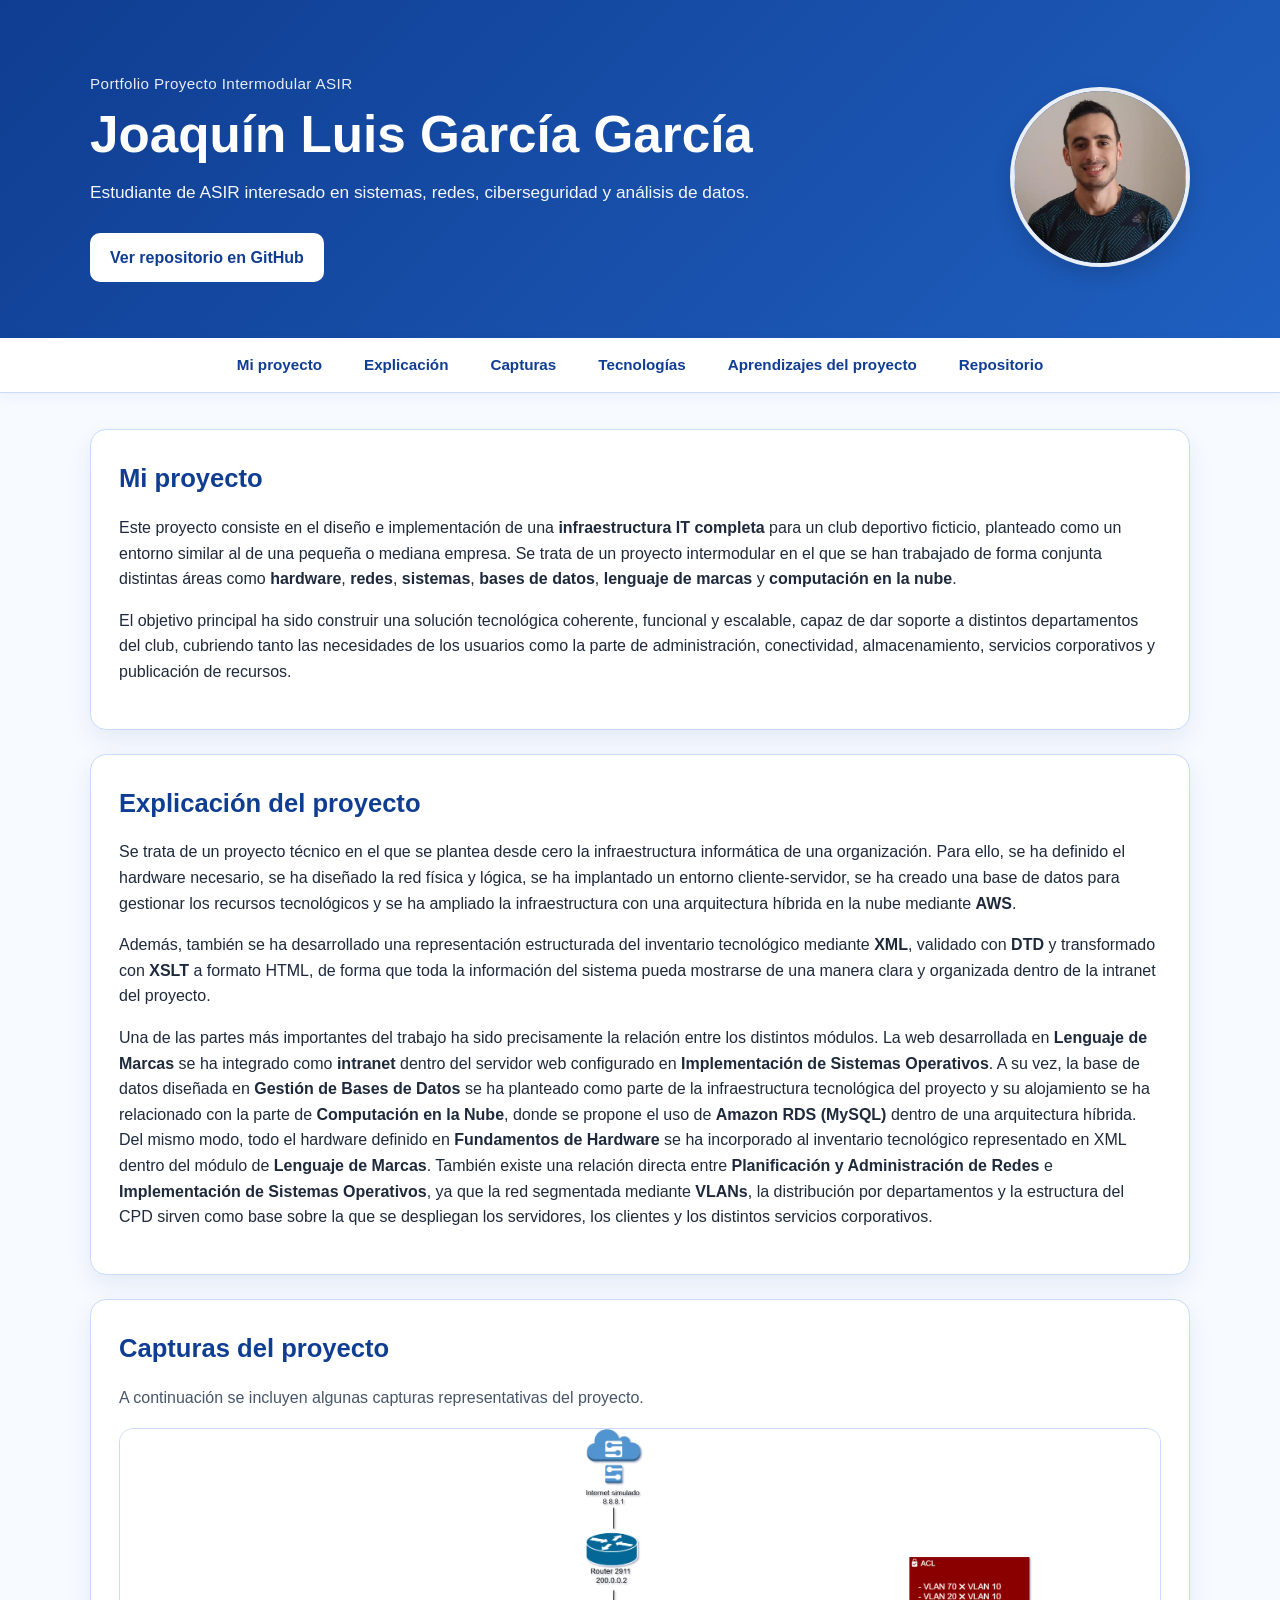
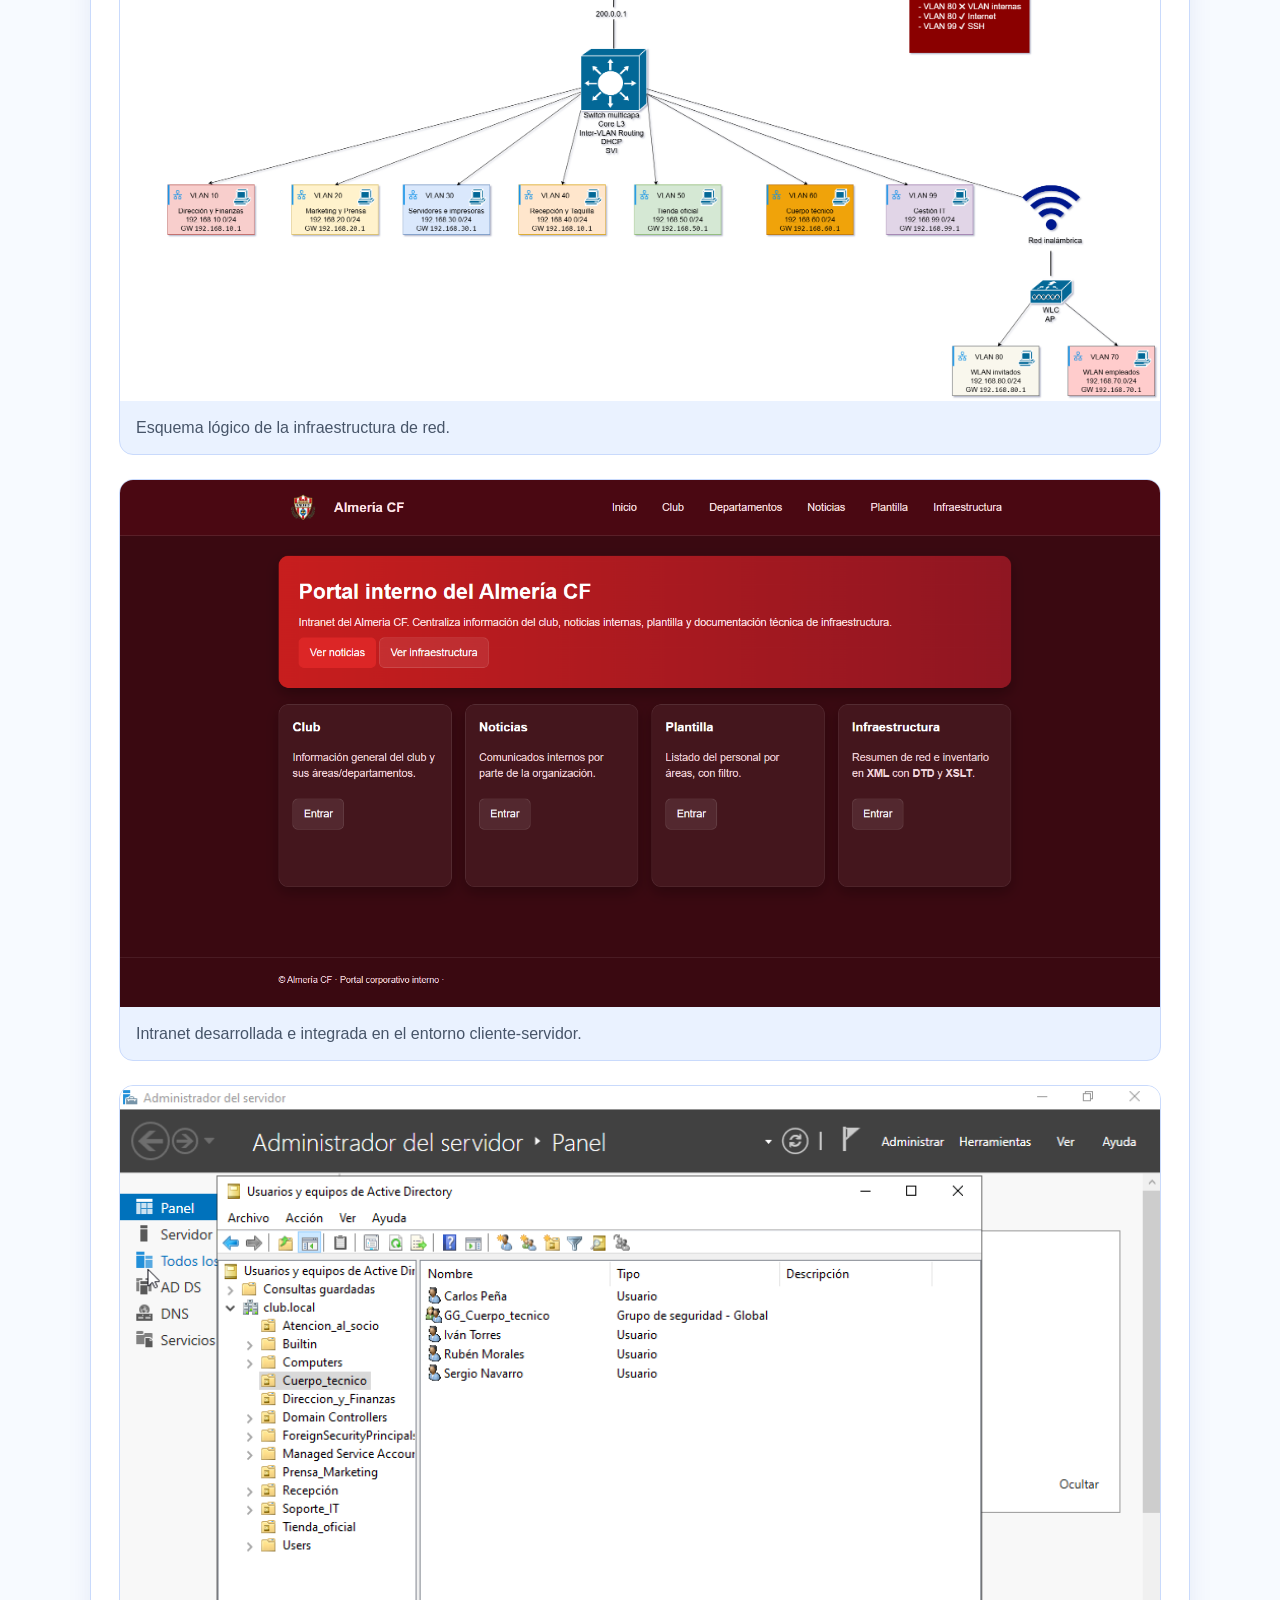
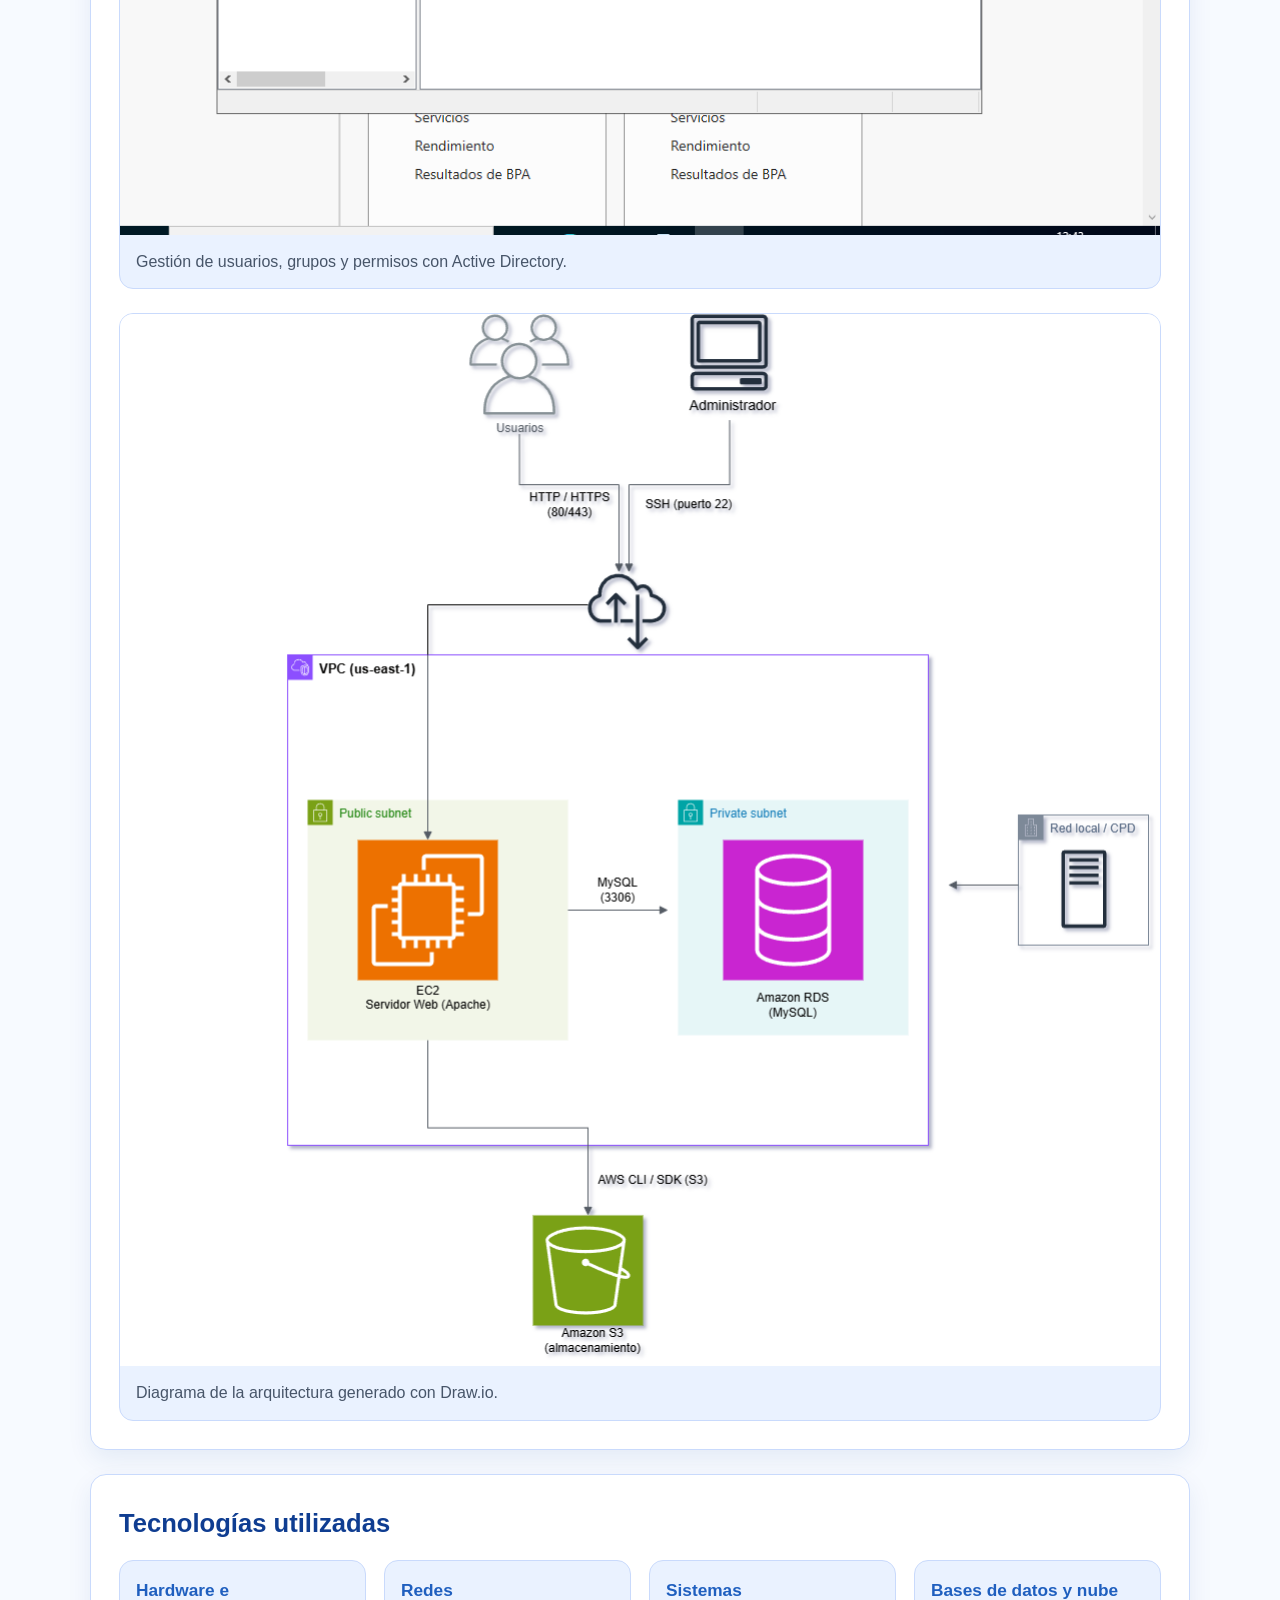
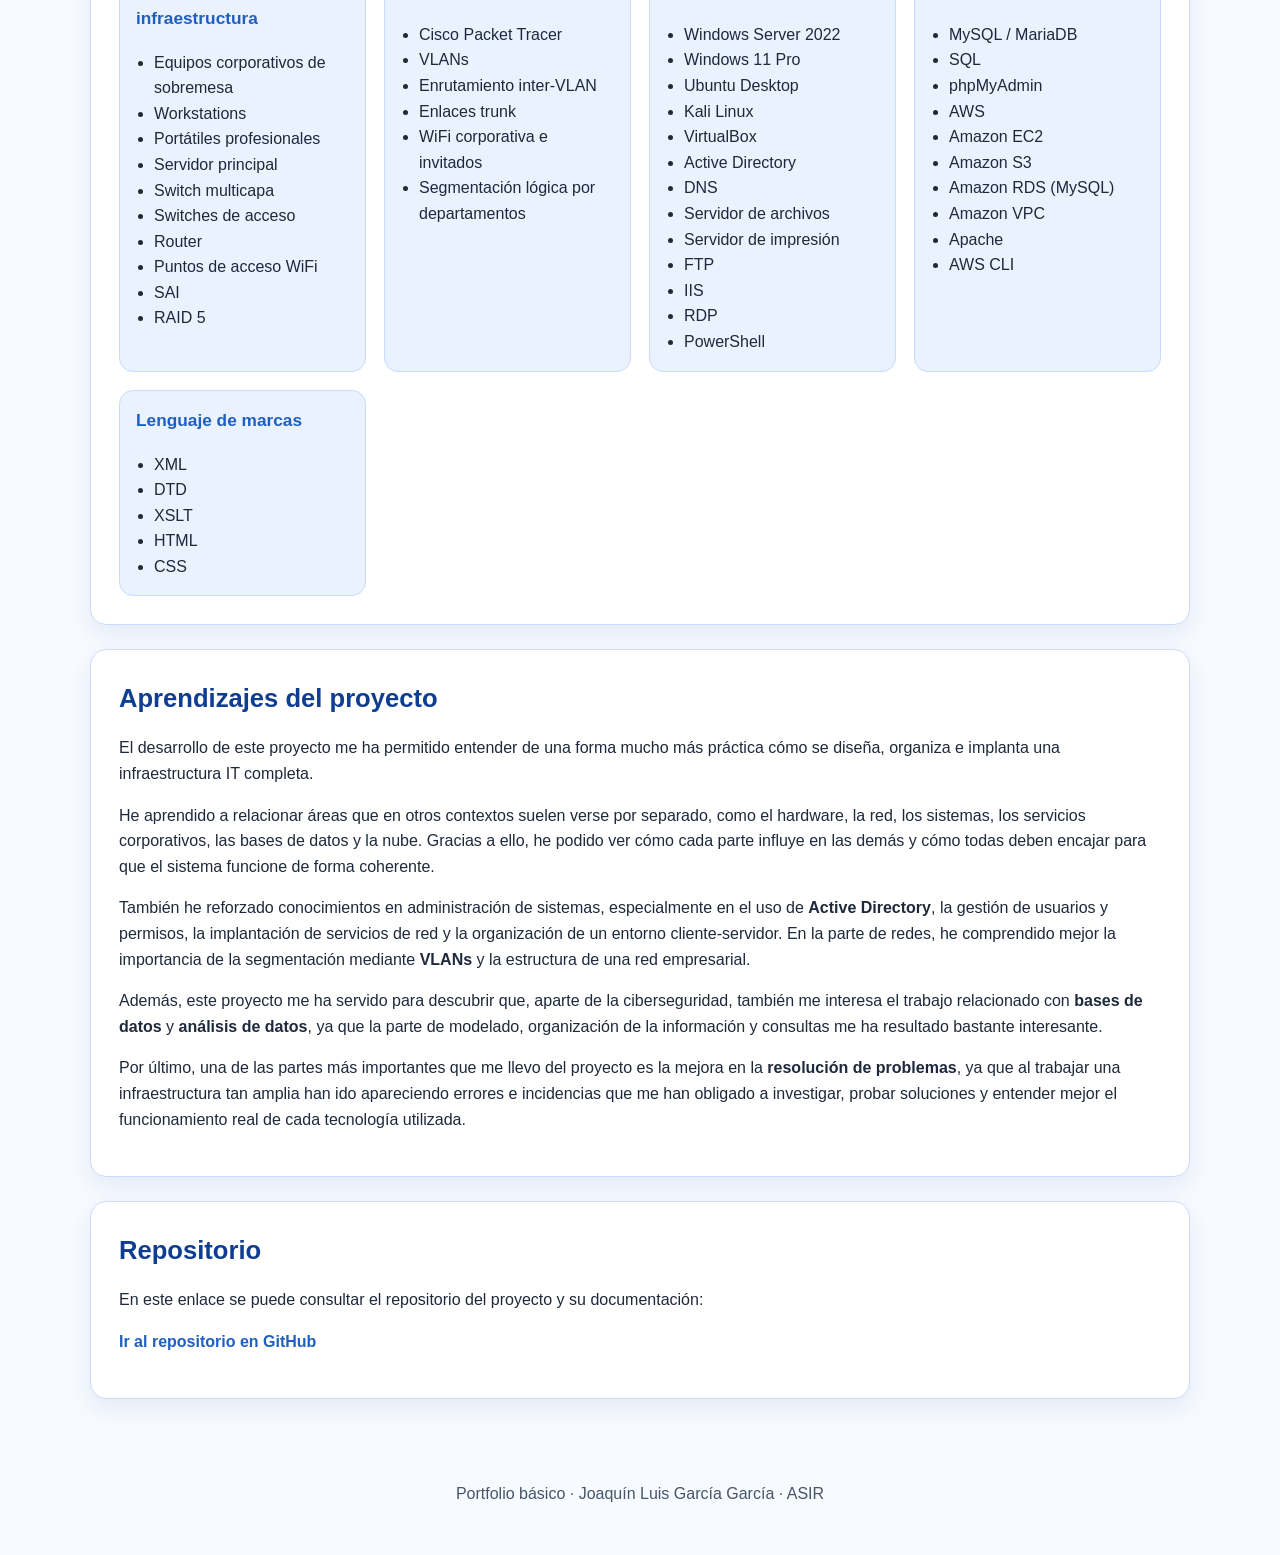
<file: docs/Itinerario-personal-empleabilidad/portfolio/index.html>
<!DOCTYPE html>
<html lang="es">
<head>
  <meta charset="UTF-8" />
  <meta name="viewport" content="width=device-width, initial-scale=1.0" />
  <title>Portfolio | Joaquín Luis García García</title>
  <link rel="icon" type="image/png" href="capturas/favicon.png">
  <link rel="stylesheet" href="styles.css" />
</head>
<body>
<header class="hero">
  <div class="container hero-content">
    <div class="hero-text">
      <p class="eyebrow">Portfolio Proyecto Intermodular ASIR</p>
      <h1>Joaquín Luis García García</h1>
      <p class="subtitle">
        Estudiante de ASIR interesado en sistemas, redes, ciberseguridad
        y análisis de datos.
      </p>
      <a class="button" href="https://github.com/Joaquin7gg/proyecto-intermodular/" target="_blank" rel="noopener noreferrer">
        Ver repositorio en GitHub
      </a>
    </div>

    <div class="hero-photo">
      <img src="capturas/joaquin.jpg" alt="Foto de Joaquín Luis García García" />
    </div>
  </div>
</header>

<nav class="section-nav">
  <div class="container">
    <ul>
      <li><a href="#proyecto">Mi proyecto</a></li>
      <li><a href="#explicacion">Explicación</a></li>
      <li><a href="#capturas">Capturas</a></li>
      <li><a href="#tecnologias">Tecnologías</a></li>
      <li><a href="#aprendizajes">Aprendizajes del proyecto</a></li>
      <li><a href="#repositorio">Repositorio</a></li>
    </ul>
  </div>
</nav>

  <main class="container">
    <section class="card" id="proyecto">
      <h2>Mi proyecto</h2>
      <p>
        Este proyecto consiste en el diseño e implementación de una
        <strong>infraestructura IT completa</strong> para un club deportivo ficticio,
        planteado como un entorno similar al de una pequeña o mediana empresa.
        Se trata de un proyecto intermodular en el que se han trabajado de forma conjunta
        distintas áreas como <strong>hardware</strong>, <strong>redes</strong>,
        <strong>sistemas</strong>, <strong>bases de datos</strong>,
        <strong>lenguaje de marcas</strong> y <strong>computación en la nube</strong>.
      </p>
      <p>
        El objetivo principal ha sido construir una solución tecnológica coherente,
        funcional y escalable, capaz de dar soporte a distintos departamentos del club,
        cubriendo tanto las necesidades de los usuarios como la parte de administración,
        conectividad, almacenamiento, servicios corporativos y publicación de recursos.
      </p>
    </section>

    <section class="card" id="explicacion">
      <h2>Explicación del proyecto</h2>
      <p>
        Se trata de un proyecto técnico en el que se plantea desde cero la infraestructura
        informática de una organización. Para ello, se ha definido el hardware necesario,
        se ha diseñado la red física y lógica, se ha implantado un entorno cliente-servidor,
        se ha creado una base de datos para gestionar los recursos tecnológicos y se ha
        ampliado la infraestructura con una arquitectura híbrida en la nube mediante
        <strong>AWS</strong>.
      </p>
      <p>
        Además, también se ha desarrollado una representación estructurada del inventario
        tecnológico mediante <strong>XML</strong>, validado con <strong>DTD</strong> y
        transformado con <strong>XSLT</strong> a formato HTML, de forma que toda la
        información del sistema pueda mostrarse de una manera clara y organizada dentro
        de la intranet del proyecto.
      </p>
      <p>
        Una de las partes más importantes del trabajo ha sido precisamente la relación
        entre los distintos módulos. La web desarrollada en <strong>Lenguaje de Marcas</strong>
        se ha integrado como <strong>intranet</strong> dentro del servidor web configurado
        en <strong>Implementación de Sistemas Operativos</strong>. A su vez, la base de
        datos diseñada en <strong>Gestión de Bases de Datos</strong> se ha planteado como
        parte de la infraestructura tecnológica del proyecto y su alojamiento se ha
        relacionado con la parte de <strong>Computación en la Nube</strong>, donde se
        propone el uso de <strong>Amazon RDS (MySQL)</strong> dentro de una arquitectura
        híbrida. Del mismo modo, todo el hardware definido en <strong>Fundamentos de Hardware</strong>
        se ha incorporado al inventario tecnológico representado en XML dentro del módulo
        de <strong>Lenguaje de Marcas</strong>. También existe una relación directa entre
        <strong>Planificación y Administración de Redes</strong> e
        <strong>Implementación de Sistemas Operativos</strong>, ya que la red segmentada
        mediante <strong>VLANs</strong>, la distribución por departamentos y la estructura
        del CPD sirven como base sobre la que se despliegan los servidores, los clientes
        y los distintos servicios corporativos.
      </p>
    </section>

    <section class="card" id="capturas">
      <h2>Capturas del proyecto</h2>
      <p class="section-text">
        A continuación se incluyen algunas capturas representativas del proyecto.
    </p>

      <div class="gallery">
        <figure class="gallery-item">
          <img src="capturas/esquema.png" alt="Esquema de red del proyecto" />
          <figcaption>Esquema lógico de la infraestructura de red.</figcaption>
        </figure>

        <figure class="gallery-item">
          <img src="capturas/intranet.png" alt="Intranet del proyecto" />
          <figcaption>Intranet desarrollada e integrada en el entorno cliente-servidor.</figcaption>
        </figure>

        <figure class="gallery-item">
          <img src="capturas/active-directory.png" alt="Configuración de Active Directory" />
          <figcaption>Gestión de usuarios, grupos y permisos con Active Directory.</figcaption>
        </figure>

        <figure class="gallery-item">
          <img src="capturas/aws.png" alt="Arquitectura cloud en AWS" />
          <figcaption>Diagrama de la arquitectura generado con Draw.io.</figcaption>
        </figure>
      </div>
    </section>

    <section class="card" id="tecnologias">
      <h2>Tecnologías utilizadas</h2>
      <div class="tech-grid">
        <div>
          <h3>Hardware e infraestructura</h3>
          <ul>
            <li>Equipos corporativos de sobremesa</li>
            <li>Workstations</li>
            <li>Portátiles profesionales</li>
            <li>Servidor principal</li>
            <li>Switch multicapa</li>
            <li>Switches de acceso</li>
            <li>Router</li>
            <li>Puntos de acceso WiFi</li>
            <li>SAI</li>
            <li>RAID 5</li>
          </ul>
        </div>

        <div>
          <h3>Redes</h3>
          <ul>
            <li>Cisco Packet Tracer</li>
            <li>VLANs</li>
            <li>Enrutamiento inter-VLAN</li>
            <li>Enlaces trunk</li>
            <li>WiFi corporativa e invitados</li>
            <li>Segmentación lógica por departamentos</li>
          </ul>
        </div>

        <div>
          <h3>Sistemas</h3>
          <ul>
            <li>Windows Server 2022</li>
            <li>Windows 11 Pro</li>
            <li>Ubuntu Desktop</li>
            <li>Kali Linux</li>
            <li>VirtualBox</li>
            <li>Active Directory</li>
            <li>DNS</li>
            <li>Servidor de archivos</li>
            <li>Servidor de impresión</li>
            <li>FTP</li>
            <li>IIS</li>
            <li>RDP</li>
            <li>PowerShell</li>
          </ul>
        </div>

        <div>
          <h3>Bases de datos y nube</h3>
          <ul>
            <li>MySQL / MariaDB</li>
            <li>SQL</li>
            <li>phpMyAdmin</li>
            <li>AWS</li>
            <li>Amazon EC2</li>
            <li>Amazon S3</li>
            <li>Amazon RDS (MySQL)</li>
            <li>Amazon VPC</li>
            <li>Apache</li>
            <li>AWS CLI</li>
          </ul>
        </div>

        <div>
          <h3>Lenguaje de marcas</h3>
          <ul>
            <li>XML</li>
            <li>DTD</li>
            <li>XSLT</li>
            <li>HTML</li>
            <li>CSS</li>
          </ul>
        </div>
      </div>
    </section>

    <section class="card" id="aprendizajes">
    <h2>Aprendizajes del proyecto</h2>
      <p>
        El desarrollo de este proyecto me ha permitido entender de una forma mucho más
        práctica cómo se diseña, organiza e implanta una infraestructura IT completa.
      </p>
      <p>
        He aprendido a relacionar áreas que en otros contextos suelen verse por separado,
        como el hardware, la red, los sistemas, los servicios corporativos, las bases de
        datos y la nube. Gracias a ello, he podido ver cómo cada parte influye en las demás
        y cómo todas deben encajar para que el sistema funcione de forma coherente.
      </p>
      <p>
        También he reforzado conocimientos en administración de sistemas, especialmente en
        el uso de <strong>Active Directory</strong>, la gestión de usuarios y permisos, la
        implantación de servicios de red y la organización de un entorno cliente-servidor.
        En la parte de redes, he comprendido mejor la importancia de la segmentación mediante
        <strong>VLANs</strong> y la estructura de una red empresarial.
      </p>
      <p>
        Además, este proyecto me ha servido para descubrir que, aparte de la ciberseguridad,
        también me interesa el trabajo relacionado con <strong>bases de datos</strong> y
        <strong>análisis de datos</strong>, ya que la parte de modelado, organización de la
        información y consultas me ha resultado bastante interesante.
      </p>
      <p>
        Por último, una de las partes más importantes que me llevo del proyecto es la mejora
        en la <strong>resolución de problemas</strong>, ya que al trabajar una infraestructura
        tan amplia han ido apareciendo errores e incidencias que me han obligado a investigar,
        probar soluciones y entender mejor el funcionamiento real de cada tecnología utilizada.
      </p>
    </section>

    <section class="card" id="repositorio">
      <h2>Repositorio</h2>
      <p>
        En este enlace se puede consultar el repositorio del proyecto y su documentación:
      </p>
      <p>
        <a class="repo-link" href="https://github.com/Joaquin7gg/proyecto-intermodular" target="_blank" rel="noopener noreferrer">
          Ir al repositorio en GitHub
        </a>
      </p>
         </section>
  </main>

  <footer class="footer">
    <div class="container">
      <p>Portfolio básico · Joaquín Luis García García · ASIR</p>
    </div>
  </footer>
  <div id="imageModal" class="image-modal">
  <span class="image-modal-close">&times;</span>
  <img class="image-modal-content" id="modalImg" alt="">
  <div class="image-modal-caption" id="modalCaption"></div>
</div>

<script>
  const modal = document.getElementById("imageModal");
  const modalImg = document.getElementById("modalImg");
  const modalCaption = document.getElementById("modalCaption");
  const closeBtn = document.querySelector(".image-modal-close");

  const galleryImages = document.querySelectorAll(".gallery-item img");

  galleryImages.forEach((img) => {
    img.style.cursor = "zoom-in";

    img.addEventListener("click", () => {
      modal.style.display = "flex";
      modalImg.src = img.src;
      modalImg.alt = img.alt;

      const caption = img.closest("figure")?.querySelector("figcaption");
      modalCaption.textContent = caption ? caption.textContent : img.alt;
    });
  });

  closeBtn.addEventListener("click", () => {
    modal.style.display = "none";
  });

  modal.addEventListener("click", (e) => {
    if (e.target === modal) {
      modal.style.display = "none";
    }
  });

  document.addEventListener("keydown", (e) => {
    if (e.key === "Escape") {
      modal.style.display = "none";
    }
  });
</script>
</body>
</html>
</file>
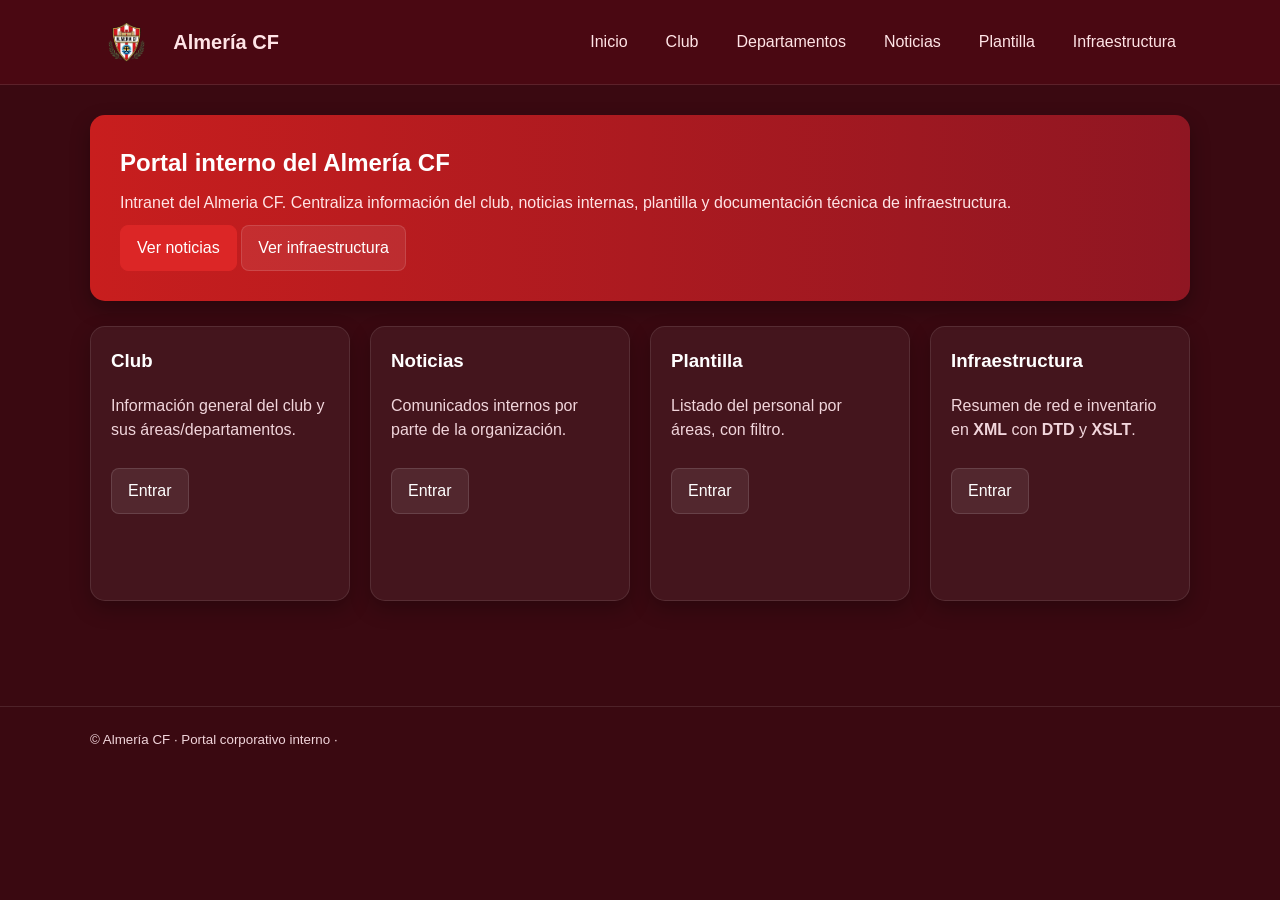
<file: docs/lenguaje-de-marcas/web/index.html>
<!doctype html>
<html lang="es">
<head>
  <meta charset="utf-8">
  <title>Almería CF · Portal</title>
  <meta name="viewport" content="width=device-width, initial-scale=1">

   <link rel="icon" type="image/png" href="../img/favicon.png">

  <link rel="stylesheet" href="../css/styles.css">
</head>
<body>

<header>
  <div class="contenedor barra-navegacion">
    <a class="marca-club" href="index.html">
      <img src="../img/escudo.png" alt="Escudo Almería CF">
      <span>Almería CF</span>
    </a>

<nav class="menu-principal">
  <a href="index.html">Inicio</a>
  <a href="club.html">Club</a>
  <a href="departamentos.html">Departamentos</a>
  <a href="noticias.html">Noticias</a>
  <a href="plantilla.html">Plantilla</a>
  <a href="infraestructura.html">Infraestructura</a>
</nav>
  </div>
</header>

<main class="contenedor">

  <section class="cabecera-seccion">
    <h1>Portal interno del Almería CF</h1>
    <p>
      Intranet del Almeria CF. Centraliza información del club,
      noticias internas, plantilla y documentación técnica de infraestructura.
    </p>

    <div class="acciones">
      <a class="boton boton-principal" href="noticias.html">Ver noticias</a>
      <a class="boton" href="infraestructura.html">Ver infraestructura</a>
    </div>
  </section>

  <section class="rejilla tarjetas">

    <article class="tarjeta">
      <h3>Club</h3>
      <p>Información general del club y sus áreas/departamentos.</p>
      <p class="accion-tarjeta"><a class="boton" href="club.html">Entrar</a></p>
    </article>

    <article class="tarjeta">
      <h3>Noticias</h3>
      <p>Comunicados internos por parte de la organización.</p>
      <p class="accion-tarjeta"><a class="boton" href="noticias.html">Entrar</a></p>
    </article>

    <article class="tarjeta">
      <h3>Plantilla</h3>
      <p>Listado del personal por áreas, con filtro.</p>
      <p class="accion-tarjeta"><a class="boton" href="plantilla.html">Entrar</a></p>
    </article>

    <article class="tarjeta">
      <h3>Infraestructura</h3>
      <p>Resumen de red e inventario en <strong>XML</strong> con <strong>DTD</strong> y <strong>XSLT</strong>.</p>
      <p class="accion-tarjeta"><a class="boton" href="infraestructura.html">Entrar</a></p>
    </article>

  </section>
</main>

<footer>
  <div class="contenedor pie-pagina">
    <small>© Almería CF · Portal corporativo interno · </small>
  </div>
</footer>

</body>
</html>
</file>
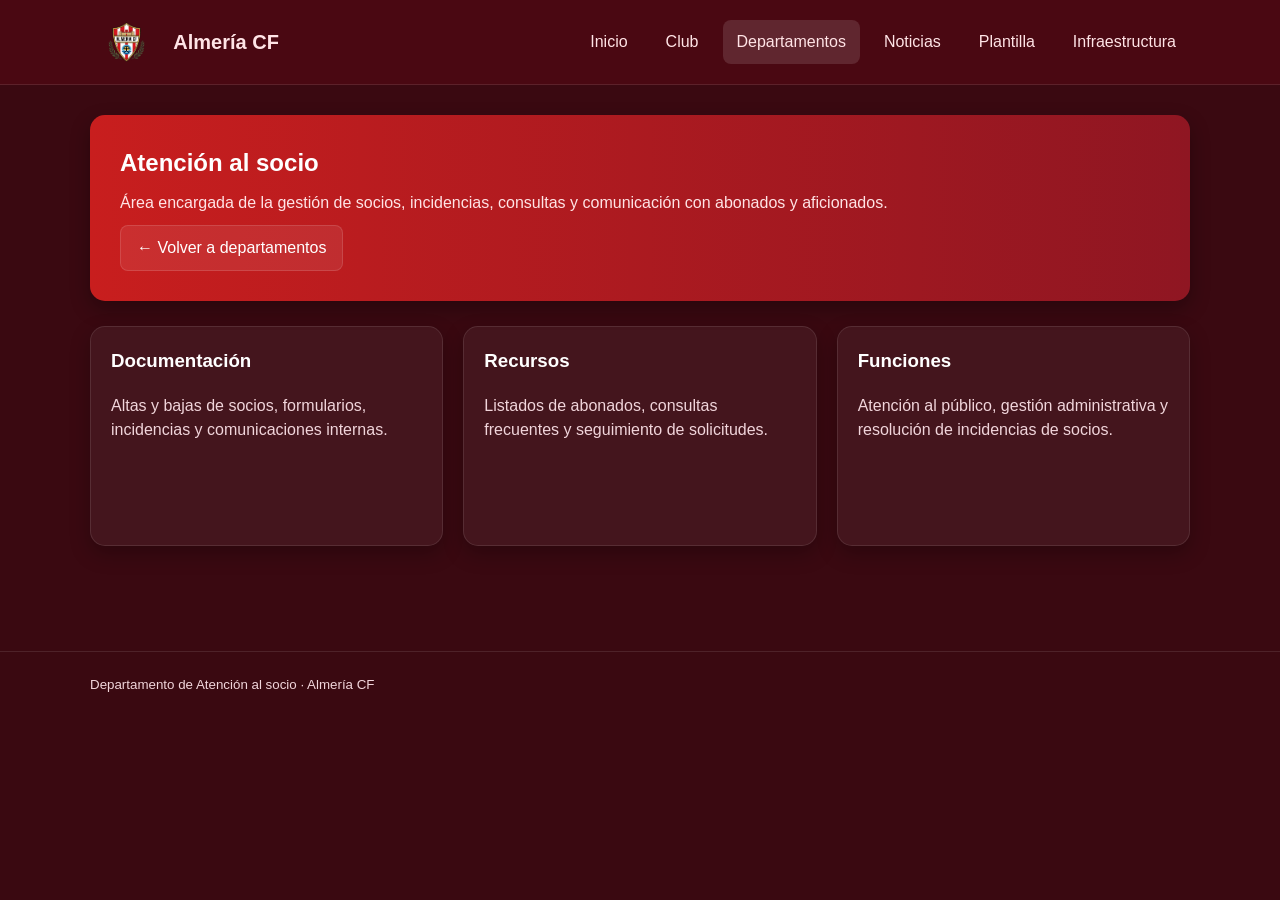
<file: docs/lenguaje-de-marcas/departamentos/Atencion-al-socio/index.html>
<!doctype html>
<html lang="es">
<head>
  <meta charset="utf-8">
  <title>Atención al socio · Almería CF</title>
  <meta name="viewport" content="width=device-width, initial-scale=1">
  <link rel="icon" type="image/png" href="../../img/favicon.png">
  <link rel="stylesheet" href="../../css/styles.css">
</head>
<body>

<header>
  <div class="contenedor barra-navegacion">
    <a class="marca-club" href="../../index.html">
      <img src="../../img/escudo.png" alt="Escudo Almería CF">
      <span>Almería CF</span>
    </a>

    <nav class="menu-principal">
      <a href="../../web/index.html">Inicio</a>
      <a href="../../web/club.html">Club</a>
      <a class="activo" href="../../web/departamentos.html">Departamentos</a>
      <a href="../../web/noticias.html">Noticias</a>
      <a href="../../web/plantilla.html">Plantilla</a>
      <a href="../../web/infraestructura.html">Infraestructura</a>
    </nav>
  </div>
</header>

<main class="contenedor">

  <section class="cabecera-seccion">
    <h1>Atención al socio</h1>
    <p>
      Área encargada de la gestión de socios, incidencias, consultas y comunicación con abonados y aficionados.
    </p>

    <div class="acciones">
      <a class="boton" href="../../web/departamentos.html">← Volver a departamentos</a>
    </div>
  </section>

  <section class="rejilla tarjetas">

    <article class="tarjeta">
      <h3>Documentación</h3>
      <p>Altas y bajas de socios, formularios, incidencias y comunicaciones internas.</p>
    </article>

    <article class="tarjeta">
      <h3>Recursos</h3>
      <p>Listados de abonados, consultas frecuentes y seguimiento de solicitudes.</p>
    </article>

    <article class="tarjeta">
      <h3>Funciones</h3>
      <p>Atención al público, gestión administrativa y resolución de incidencias de socios.</p>
    </article>

  </section>

</main>

<footer>
  <div class="contenedor pie-pagina">
    <small>Departamento de Atención al socio · Almería CF</small>
  </div>
</footer>

</body>
</html>
</file>
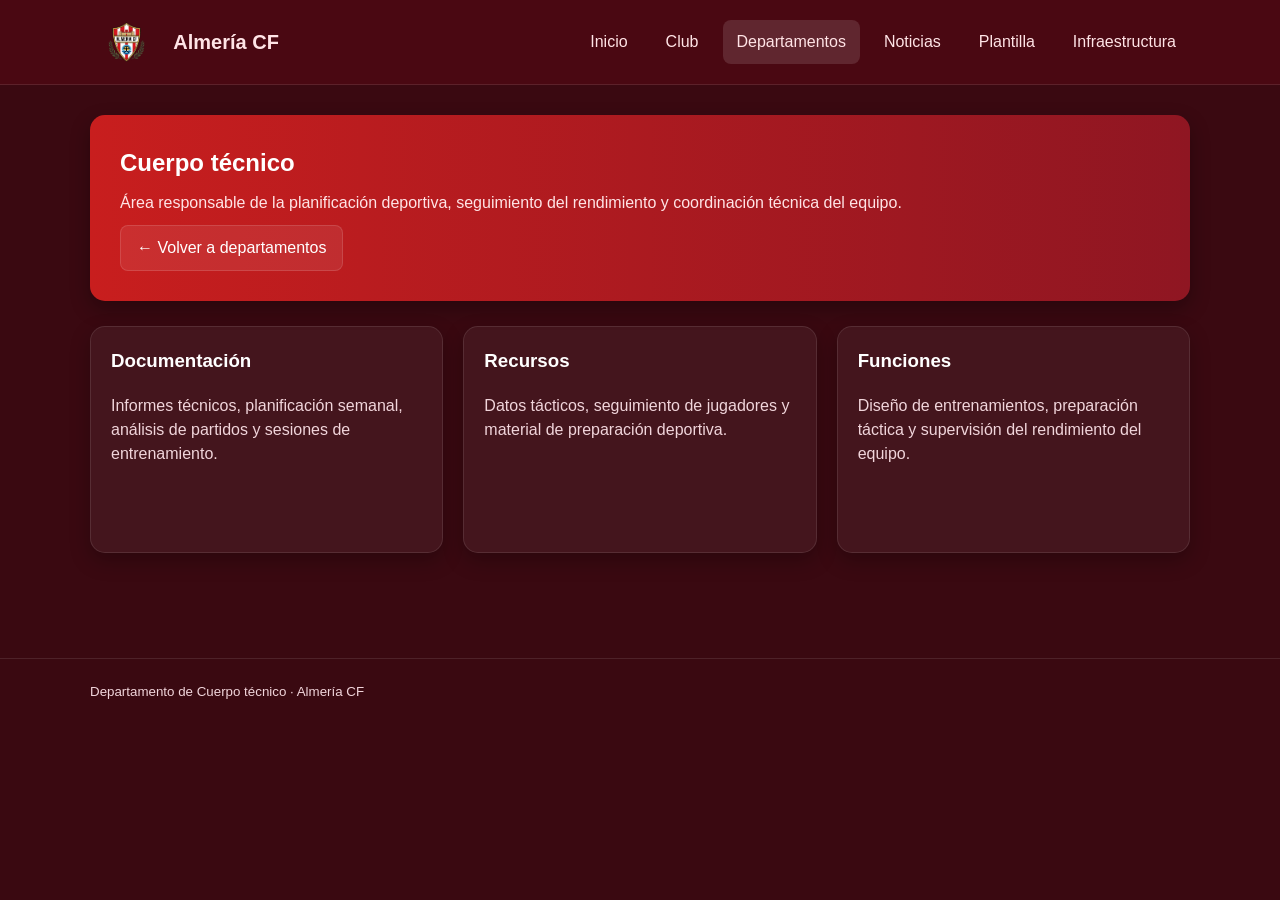
<file: docs/lenguaje-de-marcas/departamentos/Cuerpo-tecnico/index.html>
<!doctype html>
<html lang="es">
<head>
  <meta charset="utf-8">
  <title>Cuerpo técnico · Almería CF</title>
  <meta name="viewport" content="width=device-width, initial-scale=1">
  <link rel="icon" type="image/png" href="../../img/favicon.png">
  <link rel="stylesheet" href="../../css/styles.css">
</head>
<body>

<header>
  <div class="contenedor barra-navegacion">
    <a class="marca-club" href="../../index.html">
      <img src="../../img/escudo.png" alt="Escudo Almería CF">
      <span>Almería CF</span>
    </a>

    <nav class="menu-principal">
      <a href="../../web/index.html">Inicio</a>
      <a href="../../web/club.html">Club</a>
      <a class="activo" href="../../web/departamentos.html">Departamentos</a>
      <a href="../../web/noticias.html">Noticias</a>
      <a href="../../web/plantilla.html">Plantilla</a>
      <a href="../../web/infraestructura.html">Infraestructura</a>
    </nav>
  </div>
</header>

<main class="contenedor">

  <section class="cabecera-seccion">
    <h1>Cuerpo técnico</h1>
    <p>
      Área responsable de la planificación deportiva, seguimiento del rendimiento y coordinación técnica del equipo.
    </p>

    <div class="acciones">
      <a class="boton" href="../../web/departamentos.html">← Volver a departamentos</a>
    </div>
  </section>

  <section class="rejilla tarjetas">

    <article class="tarjeta">
      <h3>Documentación</h3>
      <p>Informes técnicos, planificación semanal, análisis de partidos y sesiones de entrenamiento.</p>
    </article>

    <article class="tarjeta">
      <h3>Recursos</h3>
      <p>Datos tácticos, seguimiento de jugadores y material de preparación deportiva.</p>
    </article>

    <article class="tarjeta">
      <h3>Funciones</h3>
      <p>Diseño de entrenamientos, preparación táctica y supervisión del rendimiento del equipo.</p>
    </article>

  </section>

</main>

<footer>
  <div class="contenedor pie-pagina">
    <small>Departamento de Cuerpo técnico · Almería CF</small>
  </div>
</footer>

</body>
</html>
</file>
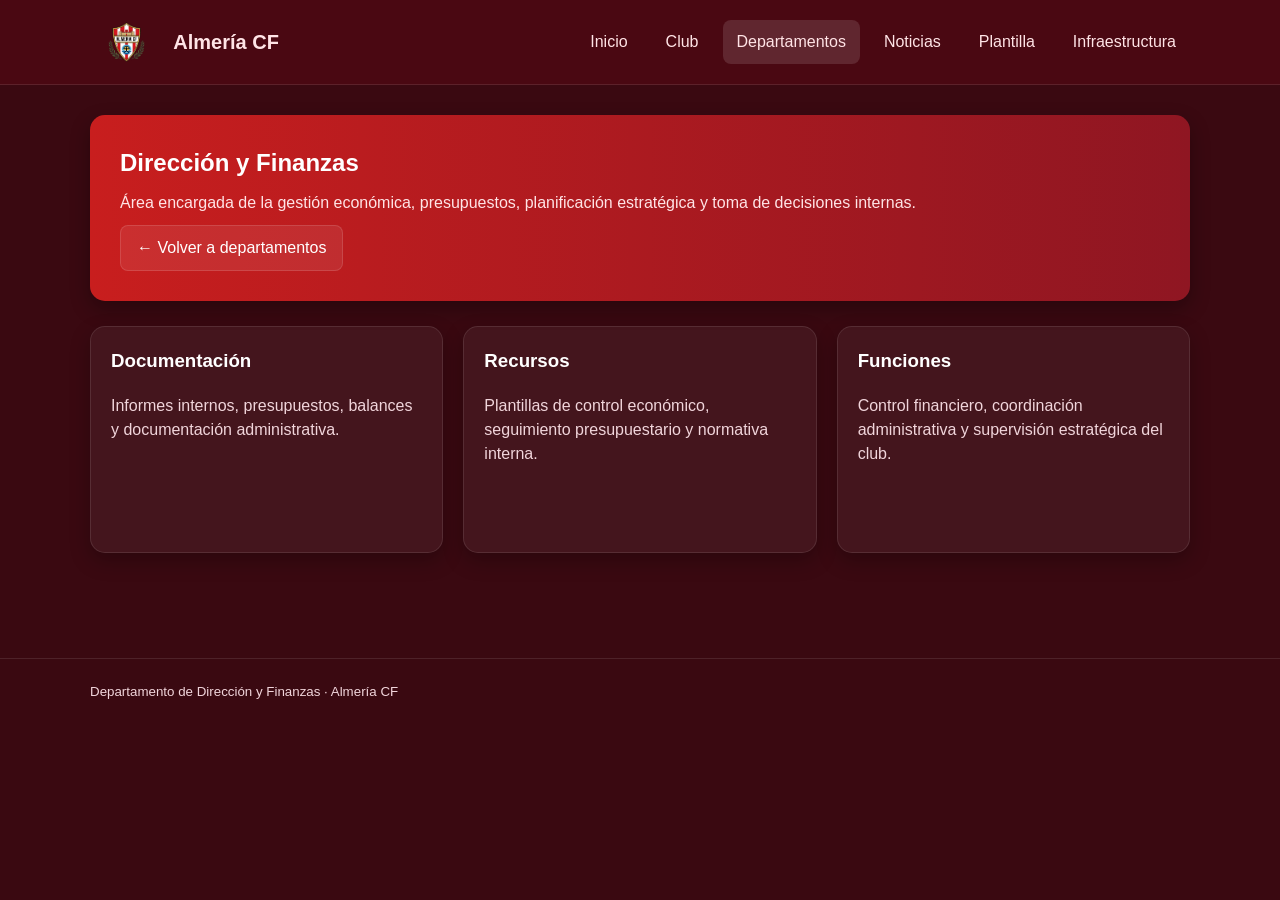
<file: docs/lenguaje-de-marcas/departamentos/Direccion-y-Finanzas/index.html>
<!doctype html>
<html lang="es">
<head>
  <meta charset="utf-8">
  <title>Dirección y Finanzas · Almería CF</title>
  <meta name="viewport" content="width=device-width, initial-scale=1">
  <link rel="icon" type="image/png" href="../../img/favicon.png">
  <link rel="stylesheet" href="../../css/styles.css">
</head>
<body>

<header>
  <div class="contenedor barra-navegacion">
    <a class="marca-club" href="../../index.html">
      <img src="../../img/escudo.png" alt="Escudo Almería CF">
      <span>Almería CF</span>
    </a>

    <nav class="menu-principal">
      <a href="../../web/index.html">Inicio</a>
      <a href="../../web/club.html">Club</a>
      <a class="activo" href="../../web/departamentos.html">Departamentos</a>
      <a href="../../web/noticias.html">Noticias</a>
      <a href="../../web/plantilla.html">Plantilla</a>
      <a href="../../web/infraestructura.html">Infraestructura</a>
    </nav>
  </div>
</header>

<main class="contenedor">

  <section class="cabecera-seccion">
    <h1>Dirección y Finanzas</h1>
    <p>
      Área encargada de la gestión económica, presupuestos, planificación estratégica y toma de decisiones internas.
    </p>

    <div class="acciones">
      <a class="boton" href="../../web/departamentos.html">← Volver a departamentos</a>
    </div>
  </section>

  <section class="rejilla tarjetas">

    <article class="tarjeta">
      <h3>Documentación</h3>
      <p>Informes internos, presupuestos, balances y documentación administrativa.</p>
    </article>

    <article class="tarjeta">
      <h3>Recursos</h3>
      <p>Plantillas de control económico, seguimiento presupuestario y normativa interna.</p>
    </article>

    <article class="tarjeta">
      <h3>Funciones</h3>
      <p>Control financiero, coordinación administrativa y supervisión estratégica del club.</p>
    </article>

  </section>

</main>

<footer>
  <div class="contenedor pie-pagina">
    <small>Departamento de Dirección y Finanzas · Almería CF</small>
  </div>
</footer>

</body>
</html>
</file>
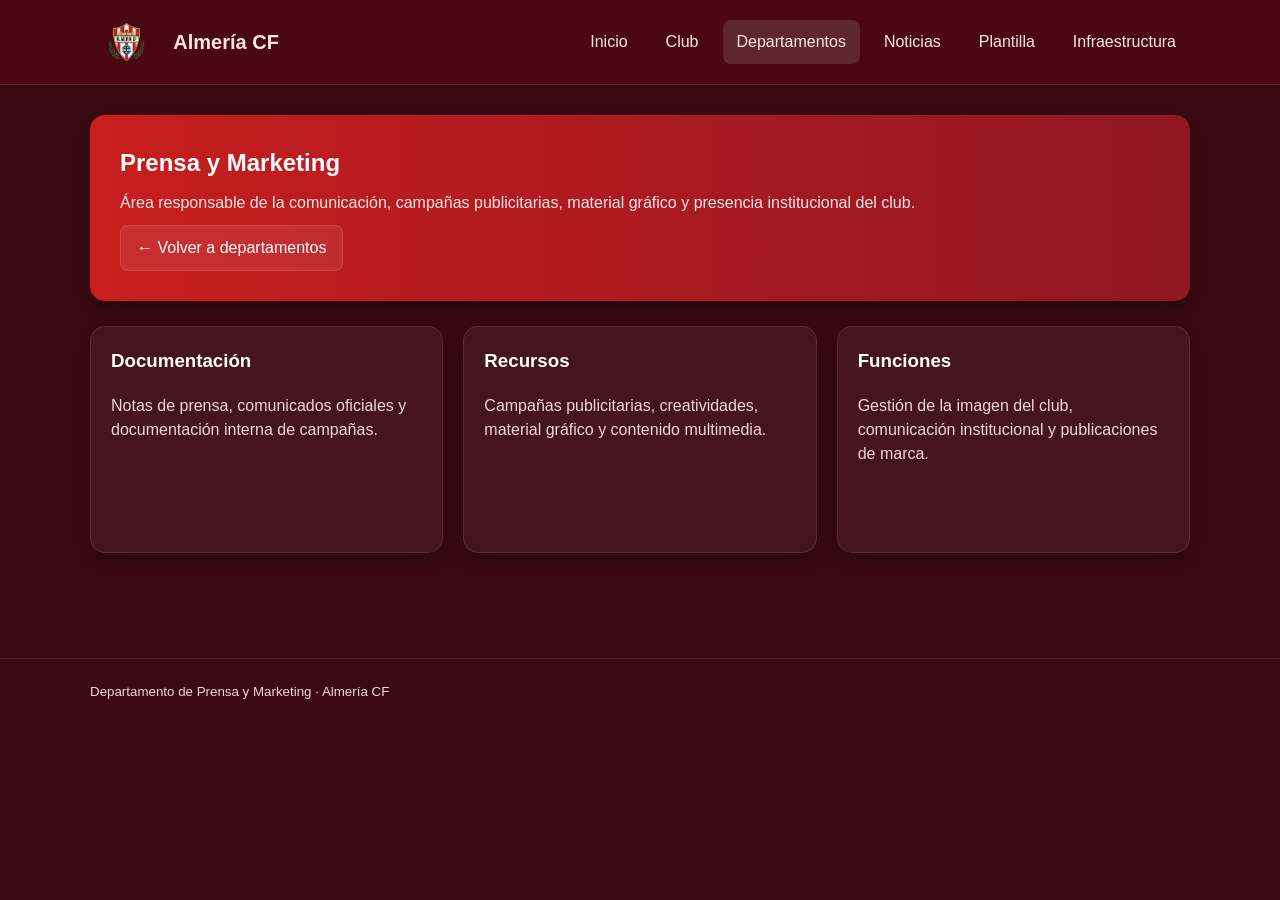
<file: docs/lenguaje-de-marcas/departamentos/Prensa-y-Marketing/index.html>
<!doctype html>
<html lang="es">
<head>
  <meta charset="utf-8">
  <title>Prensa y Marketing · Almería CF</title>
  <meta name="viewport" content="width=device-width, initial-scale=1">
  <link rel="icon" type="image/png" href="../../img/favicon.png">
  <link rel="stylesheet" href="../../css/styles.css">
</head>
<body>

<header>
  <div class="contenedor barra-navegacion">
    <a class="marca-club" href="../../index.html">
      <img src="../../img/escudo.png" alt="Escudo Almería CF">
      <span>Almería CF</span>
    </a>

    <nav class="menu-principal">
      <a href="../../web/index.html">Inicio</a>
      <a href="../../web/club.html">Club</a>
      <a class="activo" href="../../web/departamentos.html">Departamentos</a>
      <a href="../../web/oticias.html">Noticias</a>
      <a href="../../web/plantilla.html">Plantilla</a>
      <a href="../../web/infraestructura.html">Infraestructura</a>
    </nav>
  </div>
</header>

<main class="contenedor">

  <section class="cabecera-seccion">
    <h1>Prensa y Marketing</h1>
    <p>
      Área responsable de la comunicación, campañas publicitarias, material gráfico y presencia institucional del club.
    </p>

    <div class="acciones">
      <a class="boton" href="../../web/departamentos.html">← Volver a departamentos</a>
    </div>
  </section>

  <section class="rejilla tarjetas">

    <article class="tarjeta">
      <h3>Documentación</h3>
      <p>Notas de prensa, comunicados oficiales y documentación interna de campañas.</p>
    </article>

    <article class="tarjeta">
      <h3>Recursos</h3>
      <p>Campañas publicitarias, creatividades, material gráfico y contenido multimedia.</p>
    </article>

    <article class="tarjeta">
      <h3>Funciones</h3>
      <p>Gestión de la imagen del club, comunicación institucional y publicaciones de marca.</p>
    </article>

  </section>

</main>

<footer>
  <div class="contenedor pie-pagina">
    <small>Departamento de Prensa y Marketing · Almería CF</small>
  </div>
</footer>

</body>
</html>
</file>
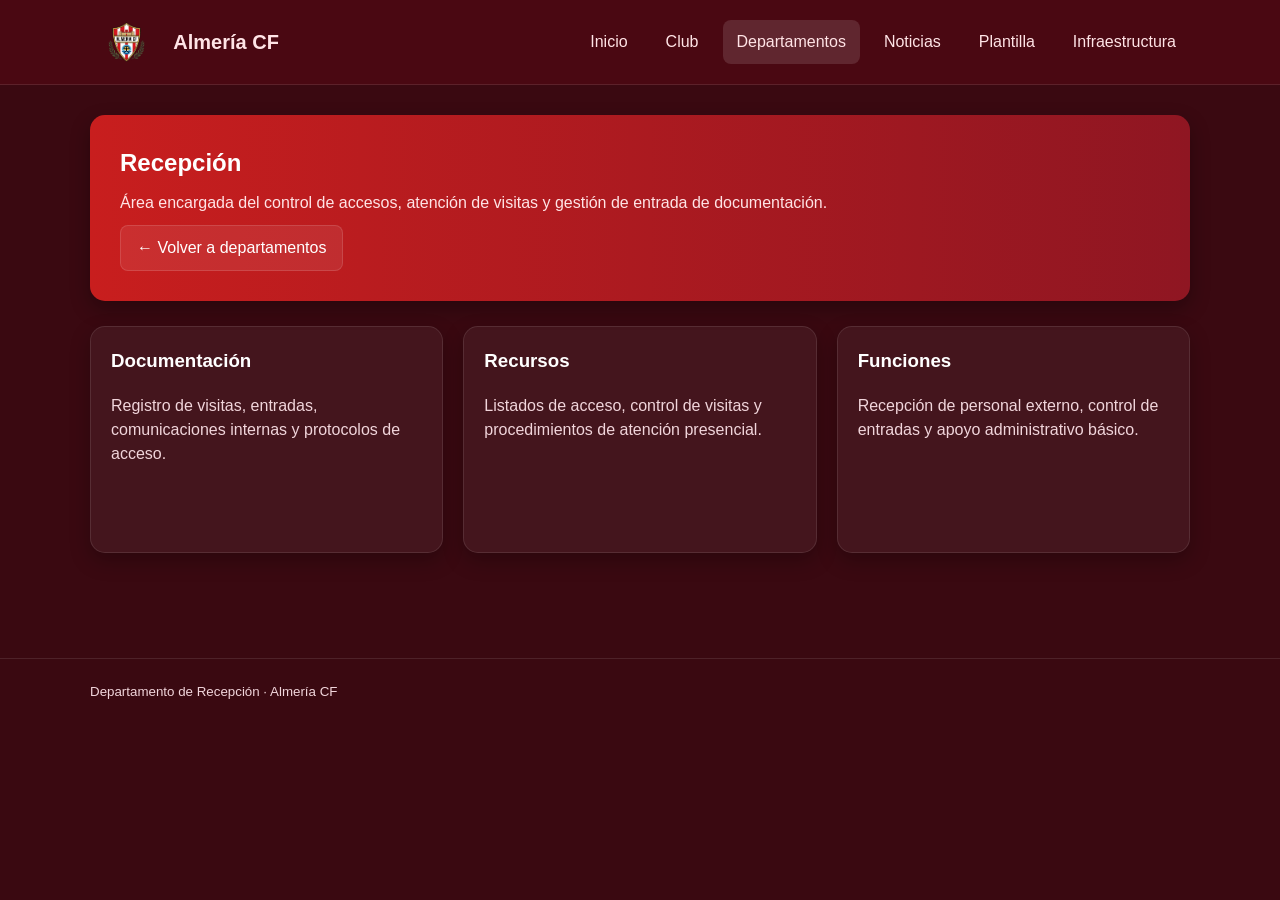
<file: docs/lenguaje-de-marcas/departamentos/Recepcion/index.html>
<!doctype html>
<html lang="es">
<head>
  <meta charset="utf-8">
  <title>Recepción · Almería CF</title>
  <meta name="viewport" content="width=device-width, initial-scale=1">
  <link rel="icon" type="image/png" href="../../img/favicon.png">
  <link rel="stylesheet" href="../../css/styles.css">
</head>
<body>

<header>
  <div class="contenedor barra-navegacion">
    <a class="marca-club" href="../../index.html">
      <img src="../../img/escudo.png" alt="Escudo Almería CF">
      <span>Almería CF</span>
    </a>

    <nav class="menu-principal">
      <a href="../../web/index.html">Inicio</a>
      <a href="../../web/club.html">Club</a>
      <a class="activo" href="../../web/departamentos.html">Departamentos</a>
      <a href="../../web/noticias.html">Noticias</a>
      <a href="../../web/plantilla.html">Plantilla</a>
      <a href="../../web/infraestructura.html">Infraestructura</a>
    </nav>
  </div>
</header>

<main class="contenedor">

  <section class="cabecera-seccion">
    <h1>Recepción</h1>
    <p>
      Área encargada del control de accesos, atención de visitas y gestión de entrada de documentación.
    </p>

    <div class="acciones">
      <a class="boton" href="../../web/departamentos.html">← Volver a departamentos</a>
    </div>
  </section>

  <section class="rejilla tarjetas">

    <article class="tarjeta">
      <h3>Documentación</h3>
      <p>Registro de visitas, entradas, comunicaciones internas y protocolos de acceso.</p>
    </article>

    <article class="tarjeta">
      <h3>Recursos</h3>
      <p>Listados de acceso, control de visitas y procedimientos de atención presencial.</p>
    </article>

    <article class="tarjeta">
      <h3>Funciones</h3>
      <p>Recepción de personal externo, control de entradas y apoyo administrativo básico.</p>
    </article>

  </section>

</main>

<footer>
  <div class="contenedor pie-pagina">
    <small>Departamento de Recepción · Almería CF</small>
  </div>
</footer>

</body>
</html>
</file>
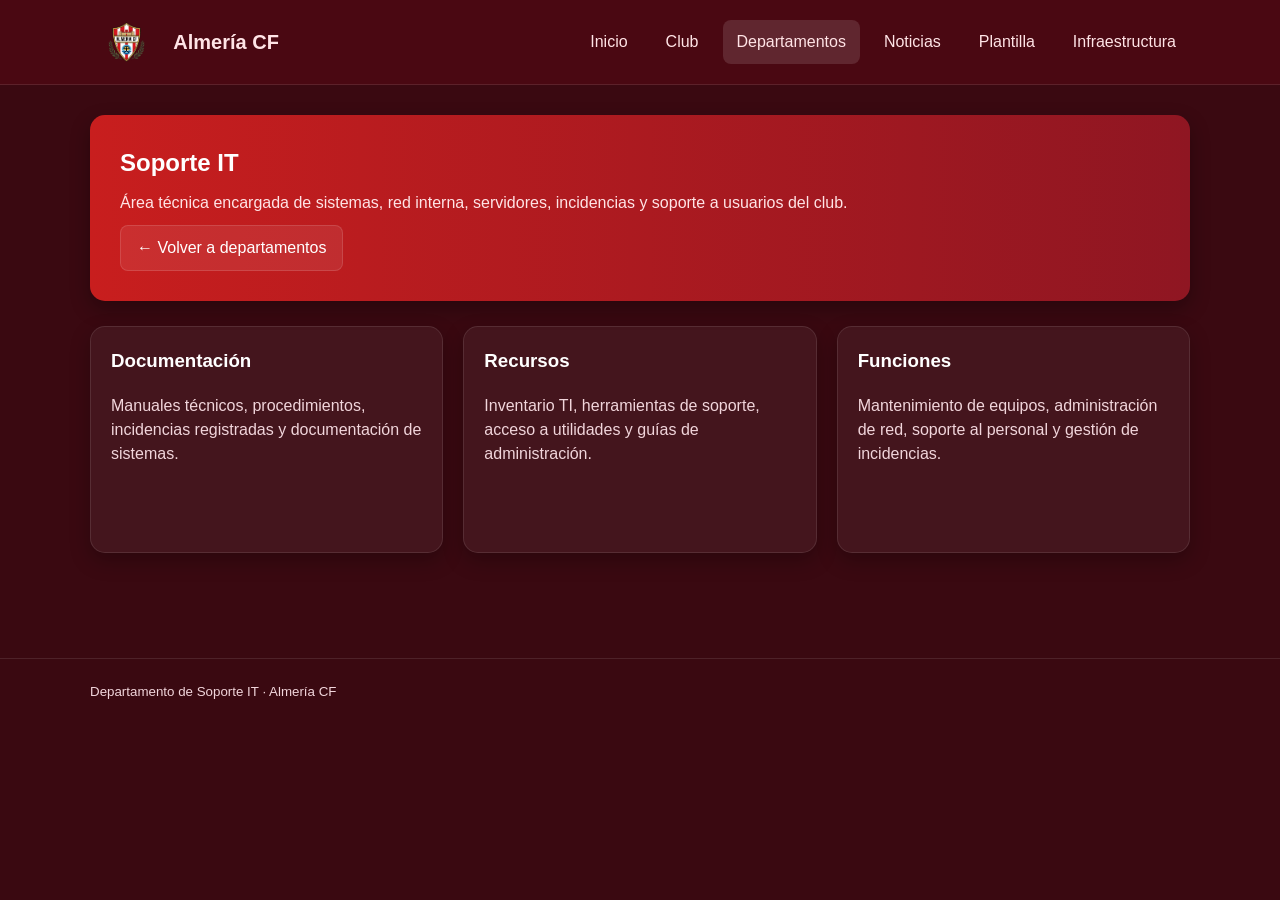
<file: docs/lenguaje-de-marcas/departamentos/Soporte-IT/index.html>
<!doctype html>
<html lang="es">
<head>
  <meta charset="utf-8">
  <title>Soporte IT · Almería CF</title>
  <meta name="viewport" content="width=device-width, initial-scale=1">
  <link rel="icon" type="image/png" href="../../img/favicon.png">
  <link rel="stylesheet" href="../../css/styles.css">
</head>
<body>

<header>
  <div class="contenedor barra-navegacion">
    <a class="marca-club" href="../../index.html">
      <img src="../../img/escudo.png" alt="Escudo Almería CF">
      <span>Almería CF</span>
    </a>

    <nav class="menu-principal">
      <a href="../../web/index.html">Inicio</a>
      <a href="../../web/club.html">Club</a>
      <a class="activo" href="../../web/departamentos.html">Departamentos</a>
      <a href="../../web/noticias.html">Noticias</a>
      <a href="../../web/plantilla.html">Plantilla</a>
      <a href="../../web/infraestructura.html">Infraestructura</a>
    </nav>
  </div>
</header>

<main class="contenedor">

  <section class="cabecera-seccion">
    <h1>Soporte IT</h1>
    <p>
      Área técnica encargada de sistemas, red interna, servidores, incidencias y soporte a usuarios del club.
    </p>

    <div class="acciones">
      <a class="boton" href="../../web/departamentos.html">← Volver a departamentos</a>
    </div>
  </section>

  <section class="rejilla tarjetas">

    <article class="tarjeta">
      <h3>Documentación</h3>
      <p>Manuales técnicos, procedimientos, incidencias registradas y documentación de sistemas.</p>
    </article>

    <article class="tarjeta">
      <h3>Recursos</h3>
      <p>Inventario TI, herramientas de soporte, acceso a utilidades y guías de administración.</p>
    </article>

    <article class="tarjeta">
      <h3>Funciones</h3>
      <p>Mantenimiento de equipos, administración de red, soporte al personal y gestión de incidencias.</p>
    </article>

  </section>

</main>

<footer>
  <div class="contenedor pie-pagina">
    <small>Departamento de Soporte IT · Almería CF</small>
  </div>
</footer>

</body>
</html>
</file>
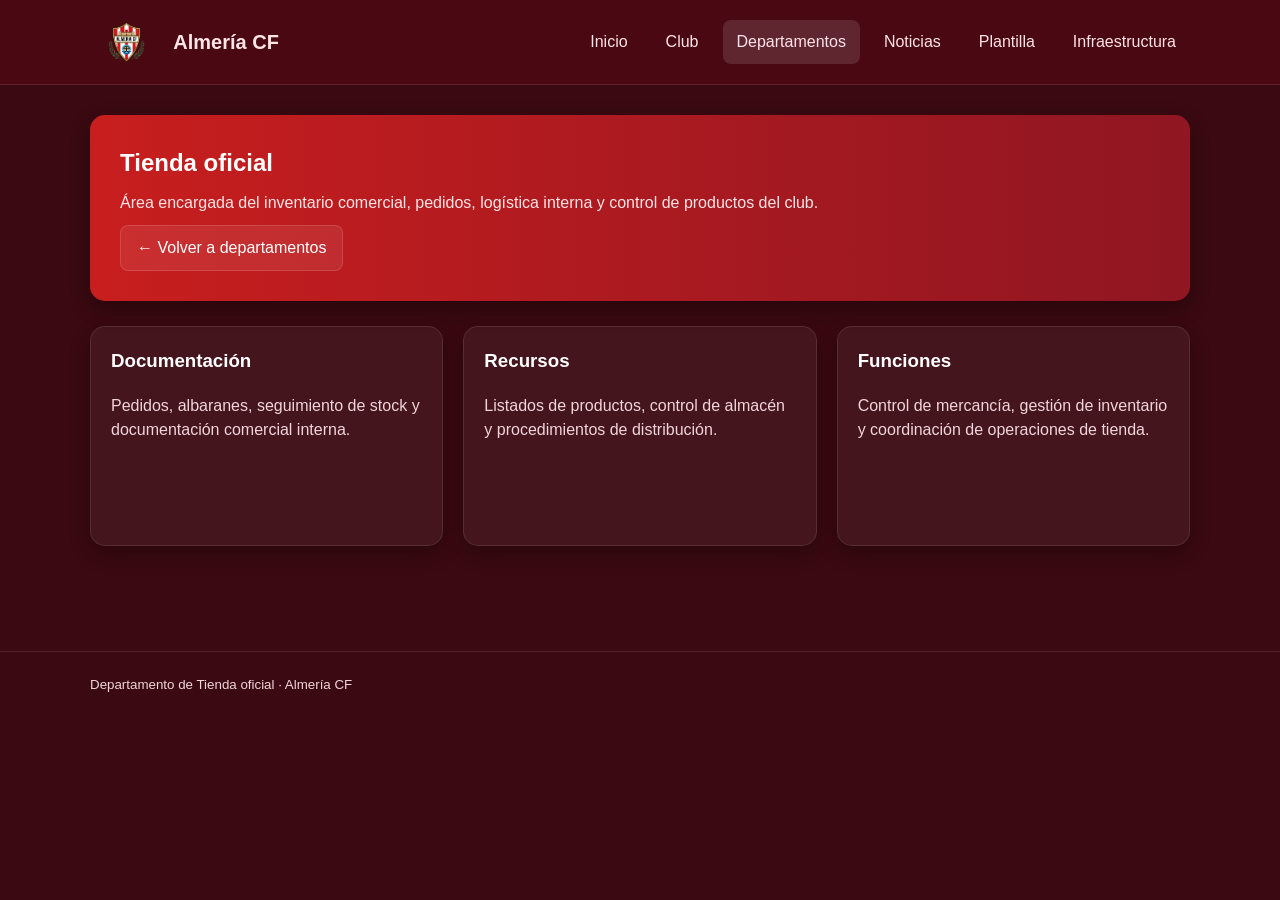
<file: docs/lenguaje-de-marcas/departamentos/Tienda-oficial/index.html>
<!doctype html>
<html lang="es">
<head>
  <meta charset="utf-8">
  <title>Tienda oficial · Almería CF</title>
  <meta name="viewport" content="width=device-width, initial-scale=1">
  <link rel="icon" type="image/png" href="../../img/favicon.png">
  <link rel="stylesheet" href="../../css/styles.css">
</head>
<body>

<header>
  <div class="contenedor barra-navegacion">
    <a class="marca-club" href="../../index.html">
      <img src="../../img/escudo.png" alt="Escudo Almería CF">
      <span>Almería CF</span>
    </a>

    <nav class="menu-principal">
      <a href="../../web/index.html">Inicio</a>
      <a href="../../web/club.html">Club</a>
      <a class="activo" href="../../web/departamentos.html">Departamentos</a>
      <a href="../../web/noticias.html">Noticias</a>
      <a href="../../web/plantilla.html">Plantilla</a>
      <a href="../../web/infraestructura.html">Infraestructura</a>
    </nav>
  </div>
</header>

<main class="contenedor">

  <section class="cabecera-seccion">
    <h1>Tienda oficial</h1>
    <p>
      Área encargada del inventario comercial, pedidos, logística interna y control de productos del club.
    </p>

    <div class="acciones">
      <a class="boton" href="../../web/departamentos.html">← Volver a departamentos</a>
    </div>
  </section>

  <section class="rejilla tarjetas">

    <article class="tarjeta">
      <h3>Documentación</h3>
      <p>Pedidos, albaranes, seguimiento de stock y documentación comercial interna.</p>
    </article>

    <article class="tarjeta">
      <h3>Recursos</h3>
      <p>Listados de productos, control de almacén y procedimientos de distribución.</p>
    </article>

    <article class="tarjeta">
      <h3>Funciones</h3>
      <p>Control de mercancía, gestión de inventario y coordinación de operaciones de tienda.</p>
    </article>

  </section>

</main>

<footer>
  <div class="contenedor pie-pagina">
    <small>Departamento de Tienda oficial · Almería CF</small>
  </div>
</footer>

</body>
</html>
</file>
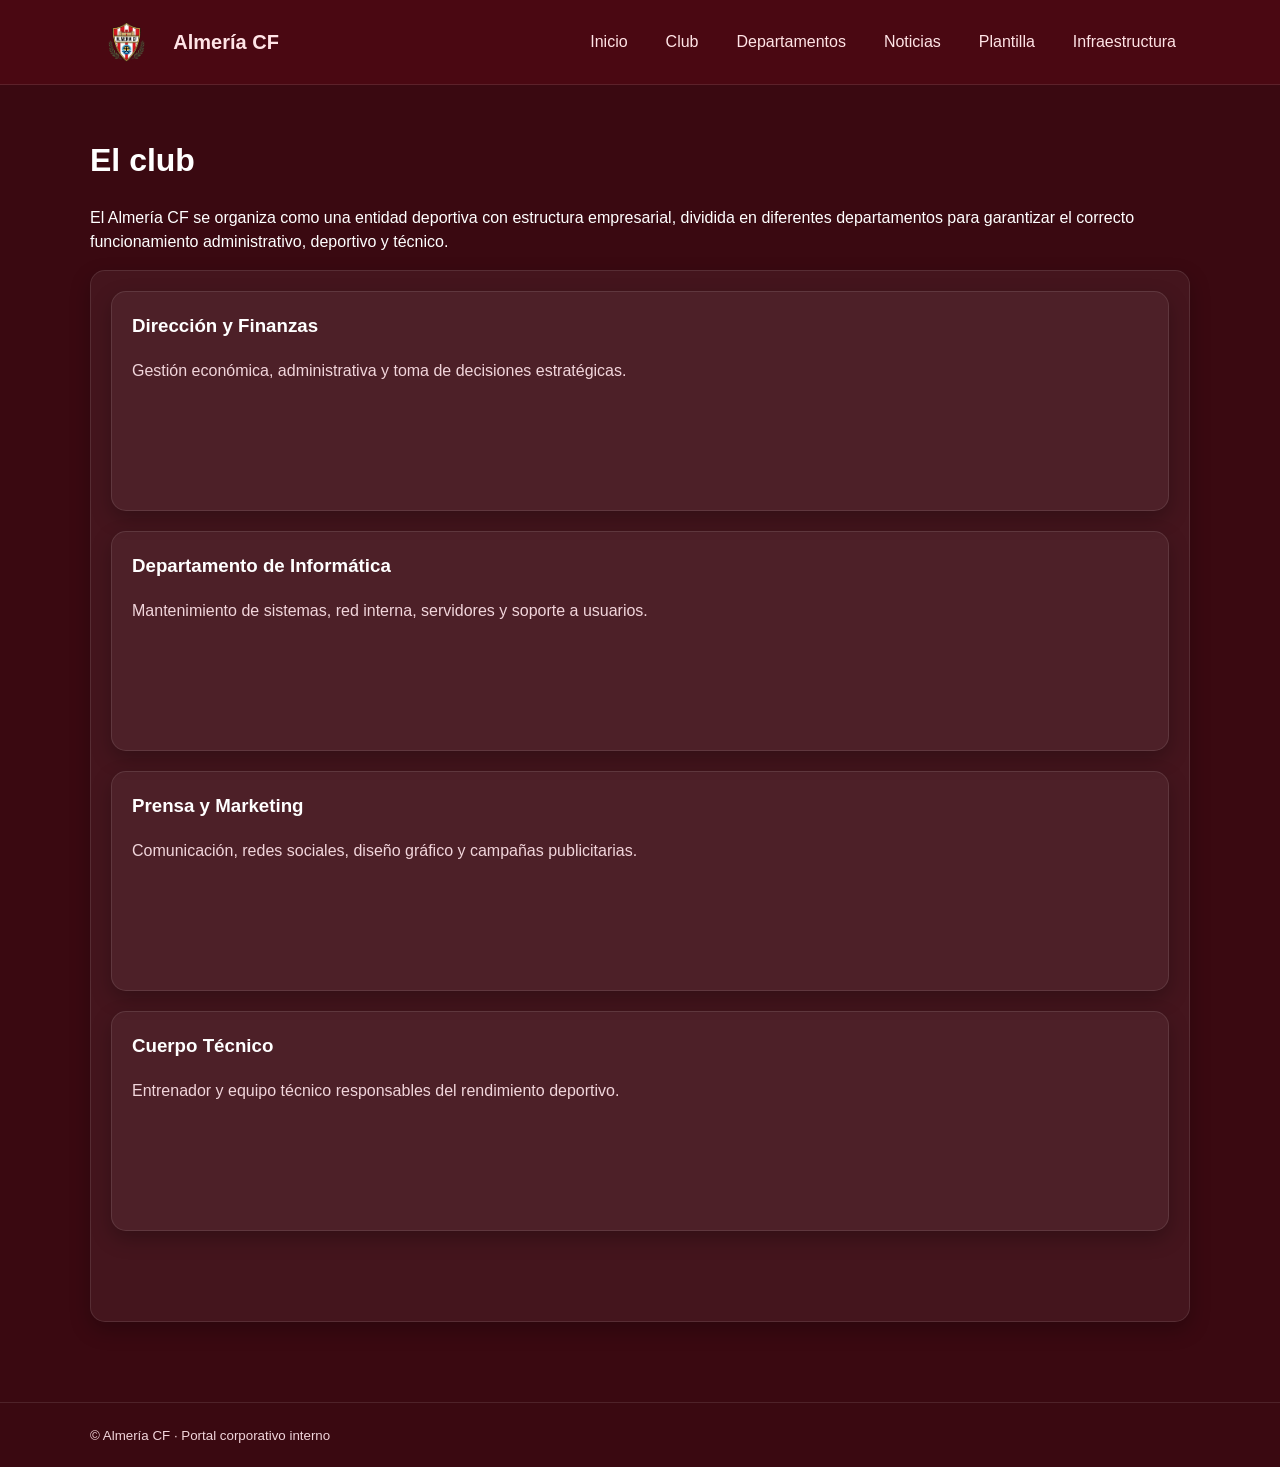
<file: docs/lenguaje-de-marcas/web/club.html>
<!doctype html>
<html lang="es">
<head>
  <meta charset="utf-8">
  <title>Club · Almería CF</title>
  <meta name="viewport" content="width=device-width, initial-scale=1">

    <link rel="icon" type="image/png" href="../img/favicon.png">

  <link rel="stylesheet" href="../css/styles.css">
</head>
<body>

<header>
  <div class="contenedor barra-navegacion">
    <a class="marca-club" href="index.html">
      <img src="../img/escudo.png" alt="Escudo Almería CF">
      <span>Almería CF</span>
    </a>

<nav class="menu-principal">
  <a href="index.html">Inicio</a>
  <a href="club.html">Club</a>
  <a href="departamentos.html">Departamentos</a>
  <a href="noticias.html">Noticias</a>
  <a href="plantilla.html">Plantilla</a>
  <a href="infraestructura.html">Infraestructura</a>
</nav>
  </div>
</header>

<main class="contenedor">
  <h1>El club</h1>
  <p>
    El Almería CF se organiza como una entidad deportiva con estructura empresarial,
    dividida en diferentes departamentos para garantizar el correcto funcionamiento
    administrativo, deportivo y técnico.
  </p>

  <section class="tarjeta rejilla">
    <article class="tarjeta">
      <h3>Dirección y Finanzas</h3>
      <p>Gestión económica, administrativa y toma de decisiones estratégicas.</p>
    </article>

    <article class="tarjeta">
      <h3>Departamento de Informática</h3>
      <p>Mantenimiento de sistemas, red interna, servidores y soporte a usuarios.</p>
    </article>

    <article class="tarjeta">
      <h3>Prensa y Marketing</h3>
      <p>Comunicación, redes sociales, diseño gráfico y campañas publicitarias.</p>
    </article>

    <article class="tarjeta">
      <h3>Cuerpo Técnico</h3>
      <p>Entrenador y equipo técnico responsables del rendimiento deportivo.</p>
    </article>
  </section>
</main>

<footer>
  <div class="contenedor pie-pagina">
    <small>© Almería CF · Portal corporativo interno</small>
  </div>
</footer>

</body>
</html>
</file>
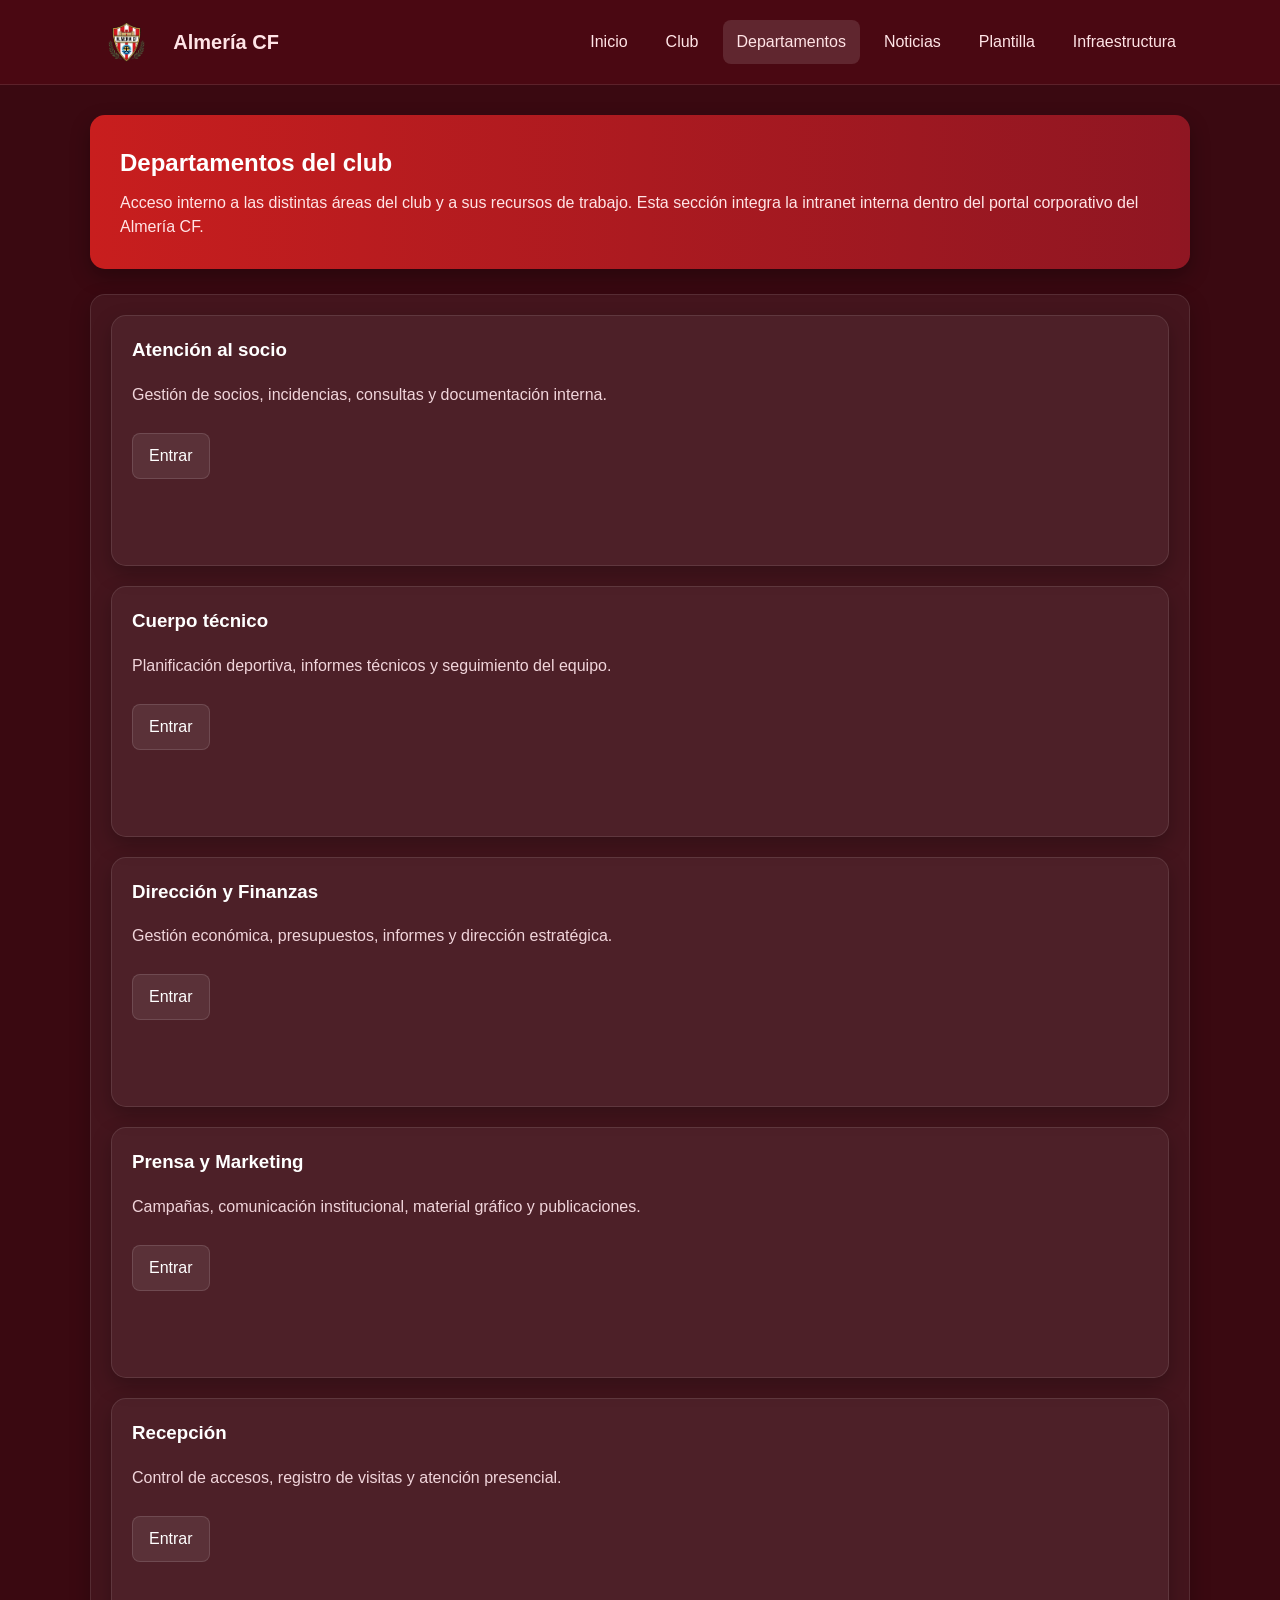
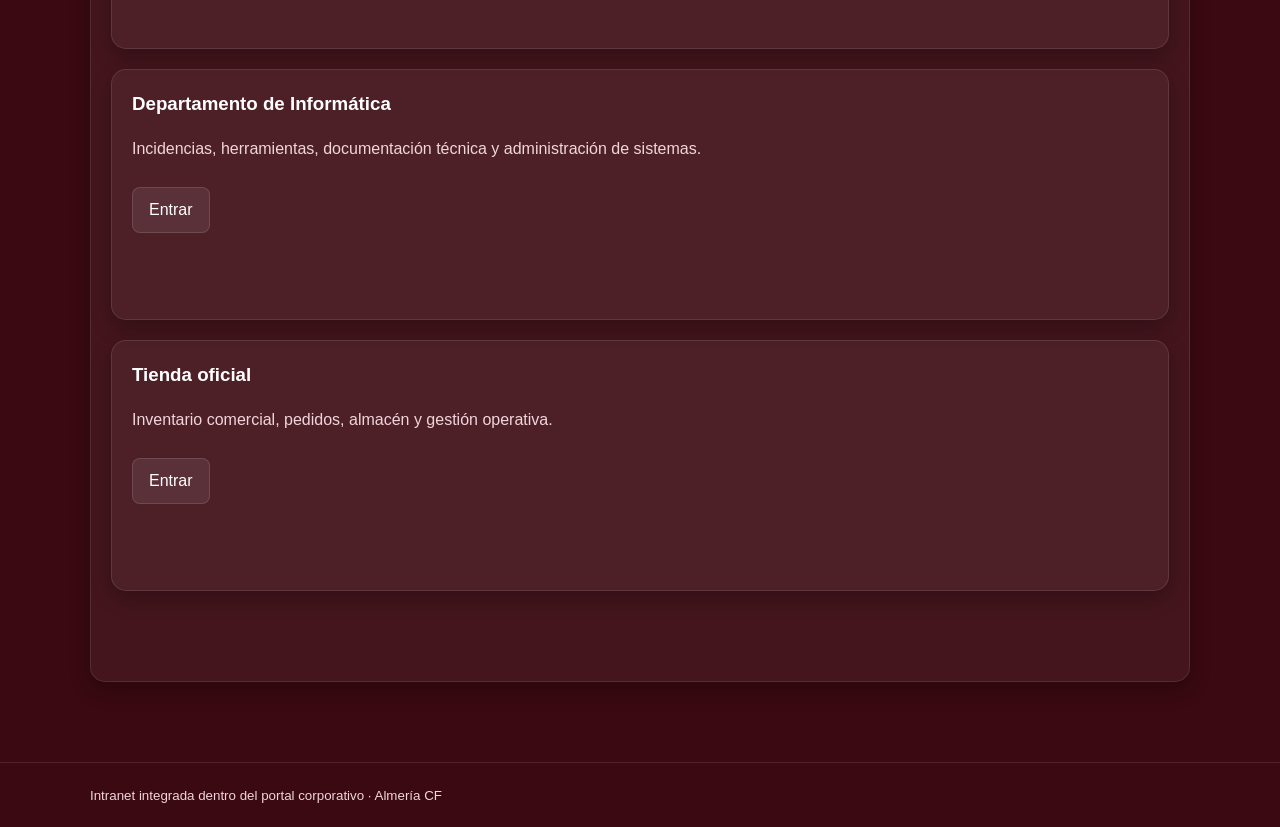
<file: docs/lenguaje-de-marcas/web/departamentos.html>
<!doctype html>
<html lang="es">
<head>
  <meta charset="utf-8">
  <title>Departamentos · Almería CF</title>
  <meta name="viewport" content="width=device-width, initial-scale=1">

  <link rel="icon" type="image/png" href="../img/favicon.png">
  <link rel="stylesheet" href="../css/styles.css">
</head>
<body>

<header>
  <div class="contenedor barra-navegacion">
    <a class="marca-club" href="index.html">
      <img src="../img/escudo.png" alt="Escudo Almería CF">
      <span>Almería CF</span>
    </a>

    <nav class="menu-principal">
      <a href="index.html">Inicio</a>
      <a href="club.html">Club</a>
      <a class="activo" href="departamentos.html">Departamentos</a>
      <a href="noticias.html">Noticias</a>
      <a href="plantilla.html">Plantilla</a>
      <a href="infraestructura.html">Infraestructura</a>
    </nav>
  </div>
</header>

<main class="contenedor">

  <section class="cabecera-seccion">
    <h1>Departamentos del club</h1>
    <p>
      Acceso interno a las distintas áreas del club y a sus recursos de trabajo.
      Esta sección integra la intranet interna dentro del portal corporativo del Almería CF.
    </p>
  </section>

  <section class="tarjeta rejilla">

    <article class="tarjeta">
      <h3>Atención al socio</h3>
      <p>Gestión de socios, incidencias, consultas y documentación interna.</p>
      <p class="accion-tarjeta">
        <a class="boton" href="../departamentos/Atencion-al-socio/">Entrar</a>
      </p>
    </article>

    <article class="tarjeta">
      <h3>Cuerpo técnico</h3>
      <p>Planificación deportiva, informes técnicos y seguimiento del equipo.</p>
      <p class="accion-tarjeta">
        <a class="boton" href="../departamentos/Cuerpo-tecnico/">Entrar</a>
      </p>
    </article>

    <article class="tarjeta">
      <h3>Dirección y Finanzas</h3>
      <p>Gestión económica, presupuestos, informes y dirección estratégica.</p>
      <p class="accion-tarjeta">
        <a class="boton" href="../departamentos/Direccion-y-Finanzas/">Entrar</a>
      </p>
    </article>

    <article class="tarjeta">
      <h3>Prensa y Marketing</h3>
      <p>Campañas, comunicación institucional, material gráfico y publicaciones.</p>
      <p class="accion-tarjeta">
        <a class="boton" href="../departamentos/Prensa-y-Marketing/">Entrar</a>
      </p>
    </article>

    <article class="tarjeta">
      <h3>Recepción</h3>
      <p>Control de accesos, registro de visitas y atención presencial.</p>
      <p class="accion-tarjeta">
        <a class="boton" href="../departamentos/Recepcion/">Entrar</a>
      </p>
    </article>

    <article class="tarjeta">
      <h3>Departamento de Informática</h3>
      <p>Incidencias, herramientas, documentación técnica y administración de sistemas.</p>
      <p class="accion-tarjeta">
        <a class="boton" href="../departamentos/Soporte-IT/">Entrar</a>
      </p>
    </article>

    <article class="tarjeta">
      <h3>Tienda oficial</h3>
      <p>Inventario comercial, pedidos, almacén y gestión operativa.</p>
      <p class="accion-tarjeta">
        <a class="boton" href="../departamentos/Tienda-oficial/">Entrar</a>
      </p>
    </article>

  </section>

</main>

<footer>
  <div class="contenedor pie-pagina">
    <small>Intranet integrada dentro del portal corporativo · Almería CF</small>
  </div>
</footer>

</body>
</html>
</file>
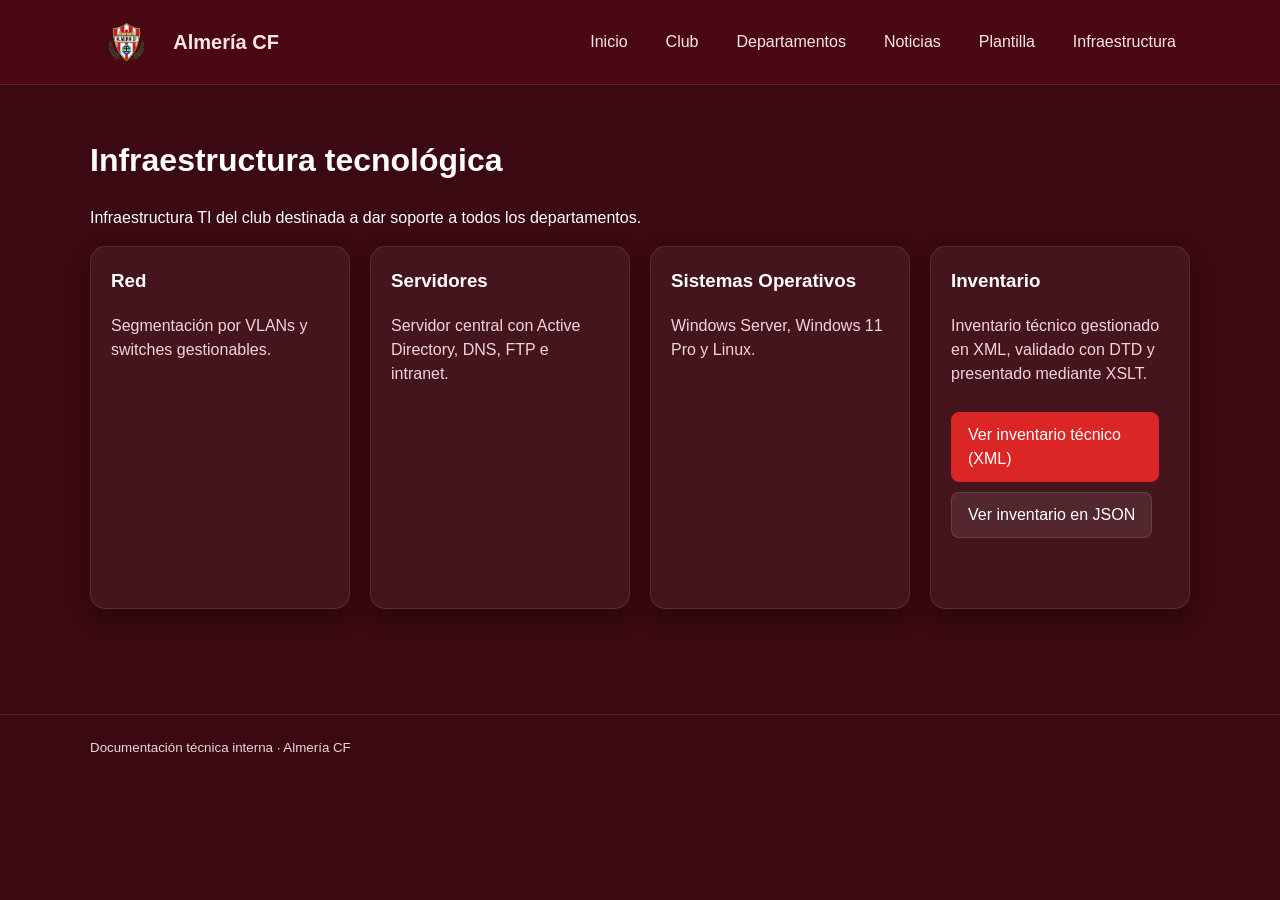
<file: docs/lenguaje-de-marcas/web/infraestructura.html>
<!doctype html>
<html lang="es">
<head>
  <meta charset="utf-8">
  <title>Infraestructura · Almería CF</title>
  <meta name="viewport" content="width=device-width, initial-scale=1">

  <link rel="icon" type="image/png" href="../img/favicon.png">
  <link rel="stylesheet" href="../css/styles.css">
</head>
<body>

<header>
  <div class="contenedor barra-navegacion">
    <a class="marca-club" href="index.html">
      <img src="../img/escudo.png" alt="Escudo Almería CF">
      <span>Almería CF</span>
    </a>

<nav class="menu-principal">
  <a href="index.html">Inicio</a>
  <a href="club.html">Club</a>
  <a href="departamentos.html">Departamentos</a>
  <a href="noticias.html">Noticias</a>
  <a href="plantilla.html">Plantilla</a>
  <a href="infraestructura.html">Infraestructura</a>
</nav>
  </div>
</header>

<main class="contenedor">
  <h1>Infraestructura tecnológica</h1>
  <p>
    Infraestructura TI del club destinada a dar soporte a todos los departamentos.
  </p>

  <section class="rejilla tarjetas">

    <article class="tarjeta">
      <h3>Red</h3>
      <p>Segmentación por VLANs y switches gestionables.</p>
    </article>

    <article class="tarjeta">
      <h3>Servidores</h3>
      <p>Servidor central con Active Directory, DNS, FTP e intranet.</p>
    </article>

    <article class="tarjeta">
      <h3>Sistemas Operativos</h3>
      <p>Windows Server, Windows 11 Pro y Linux.</p>
    </article>

<article class="tarjeta">
  <h3>Inventario</h3>
  <p>
    Inventario técnico gestionado en XML, validado con DTD y presentado mediante XSLT.
  </p>

<div class="acciones-tarjeta">
  <a class="boton boton-principal" href="../xml/inventario.xml"> 
    Ver inventario técnico (XML)
  </a>

  <a class="boton" href="../json/inventario.json">
    Ver inventario en JSON
  </a>
</div>

</article>

    </article>

  </section>
</main>

<footer>
  <div class="contenedor pie-pagina">
    <small>Documentación técnica interna · Almería CF</small>
  </div>
</footer>

</body>
</html>
</file>
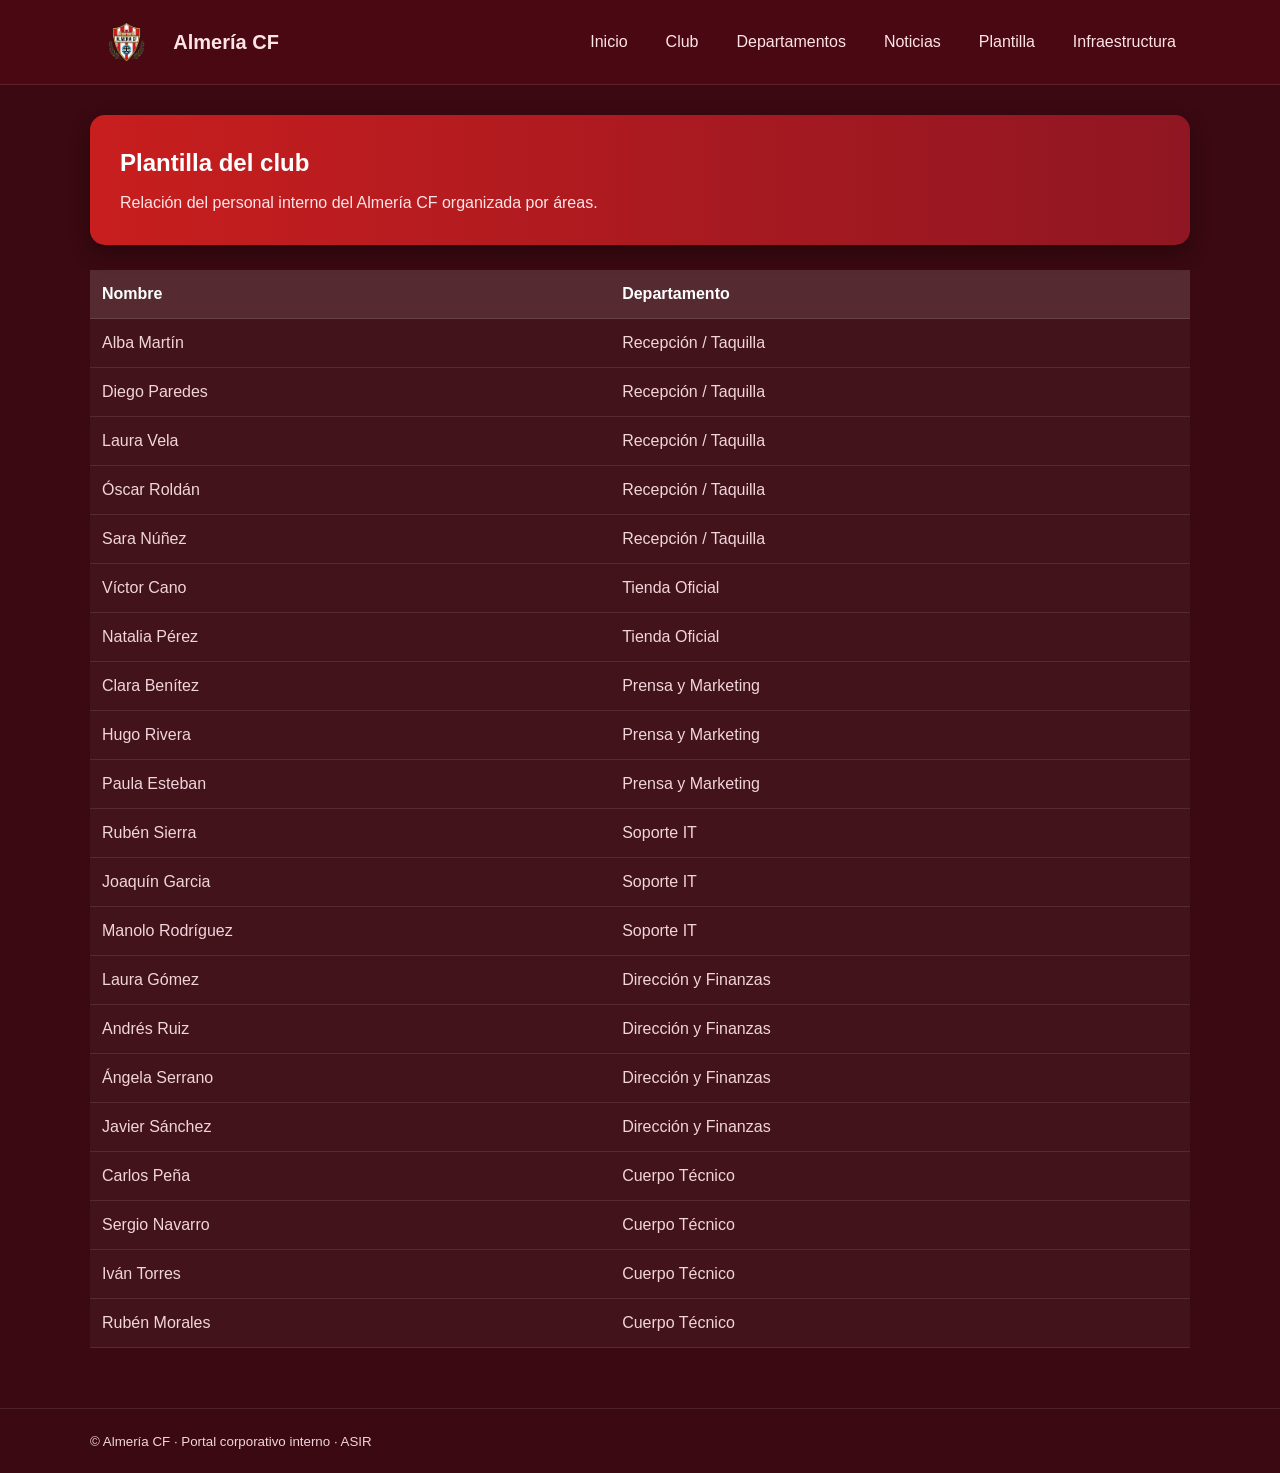
<file: docs/lenguaje-de-marcas/web/plantilla.html>
<!doctype html>
<html lang="es">
<head>
<meta charset="utf-8">
<title>Almería CF · Plantilla</title>
<meta name="viewport" content="width=device-width, initial-scale=1">

<link rel="icon" type="image/png" href="../img/favicon.png">
<link rel="stylesheet" href="../css/styles.css">
</head>

<body>

<header>
  <div class="contenedor barra-navegacion">

    <a class="marca-club" href="index.html">
      <img src="../img/escudo.png" alt="Escudo Almería CF">
      <span>Almería CF</span>
    </a>

    <nav class="menu-principal">
      <a href="index.html">Inicio</a>
      <a href="club.html">Club</a>
      <a href="departamentos.html">Departamentos</a>
      <a href="noticias.html">Noticias</a>
      <a href="plantilla.html">Plantilla</a>
      <a href="infraestructura.html">Infraestructura</a>
    </nav>

  </div>
</header>

<main class="contenedor">

<section class="cabecera-seccion">
<h1>Plantilla del club</h1>
<p>
Relación del personal interno del Almería CF organizada por áreas.
</p>
</section>

<section class="tabla-seccion">

<table class="tabla-datos">

<thead>
<tr>
<th>Nombre</th>
<th>Departamento</th>
</tr>
</thead>

<tbody>

<tr><td>Alba Martín</td><td>Recepción / Taquilla</td></tr>
<tr><td>Diego Paredes</td><td>Recepción / Taquilla</td></tr>
<tr><td>Laura Vela</td><td>Recepción / Taquilla</td></tr>
<tr><td>Óscar Roldán</td><td>Recepción / Taquilla</td></tr>
<tr><td>Sara Núñez</td><td>Recepción / Taquilla</td></tr>

<tr><td>Víctor Cano</td><td>Tienda Oficial</td></tr>
<tr><td>Natalia Pérez</td><td>Tienda Oficial</td></tr>


<tr><td>Clara Benítez</td><td>Prensa y Marketing</td></tr>
<tr><td>Hugo Rivera</td><td>Prensa y Marketing</td></tr>
<tr><td>Paula Esteban</td><td>Prensa y Marketing</td></tr>

<tr><td>Rubén Sierra</td><td>Soporte IT</td></tr>
<tr><td>Joaquín Garcia</td><td>Soporte IT</td></tr>
<tr><td>Manolo Rodríguez</td><td>Soporte IT</td></tr>

<tr><td>Laura Gómez</td><td>Dirección y Finanzas</td></tr>
<tr><td>Andrés Ruiz</td><td>Dirección y Finanzas</td></tr>
<tr><td>Ángela Serrano</td><td>Dirección y Finanzas</td></tr>
<tr><td>Javier Sánchez</td><td>Dirección y Finanzas</td></tr>

<tr><td>Carlos Peña</td><td>Cuerpo Técnico</td></tr>
<tr><td>Sergio Navarro</td><td>Cuerpo Técnico</td></tr>
<tr><td>Iván Torres</td><td>Cuerpo Técnico</td></tr>
<tr><td>Rubén Morales</td><td>Cuerpo Técnico</td></tr>

</tbody>

</table>

</section>

</main>

<footer>
<div class="contenedor pie-pagina">
<small>© Almería CF · Portal corporativo interno · ASIR</small>
</div>
</footer>

</body>
</html>
</file>
<file: docs/Itinerario-personal-empleabilidad/portfolio/styles.css>
:root {
  --blue-dark: #0f3d91;
  --blue-main: #1f5fbf;
  --blue-soft: #eaf2ff;
  --blue-border: #c9dafc;
  --text-main: #1e293b;
  --text-soft: #475569;
  --white: #ffffff;
  --shadow: 0 10px 25px rgba(15, 61, 145, 0.08);
}

* {
  box-sizing: border-box;
}

html {
  scroll-behavior: smooth;
}

body {
  margin: 0;
  font-family: Arial, Helvetica, sans-serif;
  line-height: 1.6;
  color: var(--text-main);
  background-color: #f7faff;
}

.image-modal {
  display: none;
  position: fixed;
  inset: 0;
  z-index: 9999;
  background: rgba(0, 0, 0, 0.9);
  justify-content: center;
  align-items: center;
  flex-direction: column;
  padding: 2rem;
}

.image-modal-content {
  max-width: 90%;
  max-height: 80vh;
  border-radius: 12px;
  box-shadow: 0 0 20px rgba(0, 0, 0, 0.4);
}

.image-modal-caption {
  margin-top: 1rem;
  color: #fff;
  text-align: center;
  max-width: 900px;
}

.image-modal-close {
  position: absolute;
  top: 20px;
  right: 30px;
  color: #fff;
  font-size: 2.5rem;
  font-weight: bold;
  cursor: pointer;
  line-height: 1;
}

.gallery-item img {
  transition: transform 0.2s ease;
}

.gallery-item img:hover {
  transform: scale(1.02);
}

.container {
  width: min(1100px, 92%);
  margin: 0 auto;
}

.hero {
  background: linear-gradient(135deg, var(--blue-dark), var(--blue-main));
  color: var(--white);
  padding: 72px 0 56px;
}

.eyebrow {
  margin: 0 0 10px;
  font-size: 0.95rem;
  opacity: 0.9;
  letter-spacing: 0.4px;
}

.hero h1 {
  margin: 0 0 14px;
  font-size: clamp(2rem, 5vw, 3.2rem);
  line-height: 1.15;
}

.subtitle {
  max-width: 720px;
  margin: 0 0 26px;
  font-size: 1.08rem;
  opacity: 0.96;
}

.button {
  display: inline-block;
  background-color: var(--white);
  color: var(--blue-dark);
  text-decoration: none;
  font-weight: bold;
  padding: 12px 20px;
  border-radius: 10px;
  transition: transform 0.2s ease, opacity 0.2s ease;
}

.button:hover {
  transform: translateY(-2px);
  opacity: 0.95;
}

main {
  padding: 36px 0 24px;
}

.card {
  background-color: var(--white);
  border: 1px solid var(--blue-border);
  border-radius: 16px;
  padding: 28px;
  margin-bottom: 24px;
  box-shadow: var(--shadow);
}

.card h2 {
  margin-top: 0;
  margin-bottom: 16px;
  color: var(--blue-dark);
  font-size: 1.6rem;
}

.card h3 {
  margin-top: 0;
  color: var(--blue-main);
  font-size: 1.08rem;
}

.section-text {
  margin-top: 0;
  color: var(--text-soft);
}

.gallery {
  display: grid;
  grid-template-columns: 1fr;
  gap: 24px;
  margin-top: 18px;
}

.gallery-item {
  margin: 0;
  background-color: var(--blue-soft);
  border: 1px solid var(--blue-border);
  border-radius: 14px;
  overflow: hidden;
}

.gallery-item img {
  width: 100%;
  height: auto;
  display: block;
  background-color: #ffffff;
}

.gallery-item figcaption {
  padding: 14px 16px;
  font-size: 1rem;
  color: var(--text-soft);
}

.tech-grid {
  display: grid;
  grid-template-columns: repeat(auto-fit, minmax(220px, 1fr));
  gap: 18px;
}

.tech-grid > div {
  background-color: var(--blue-soft);
  border: 1px solid var(--blue-border);
  border-radius: 14px;
  padding: 16px;
}

.tech-grid ul {
  margin: 0;
  padding-left: 18px;
}

.repo-link {
  color: var(--blue-main);
  font-weight: bold;
  text-decoration: none;
}

.repo-link:hover {
  text-decoration: underline;
}

.note {
  color: var(--text-soft);
  font-size: 0.95rem;
}

.footer {
  padding: 18px 0 32px;
  color: var(--text-soft);
  text-align: center;
}

.hero-content {
  display: flex;
  align-items: center;
  justify-content: space-between;
  gap: 32px;
}

.hero-text {
  flex: 1;
}

.hero-photo {
  flex-shrink: 0;
}

.hero-photo img {
  width: 180px;
  height: 180px;
  object-fit: cover;
  border-radius: 50%;
  border: 4px solid rgba(255, 255, 255, 0.9);
  box-shadow: 0 8px 20px rgba(0, 0, 0, 0.15);
  display: block;
}

.section-nav {
  background-color: #ffffff;
  border-bottom: 1px solid var(--blue-border);
  position: sticky;
  top: 0;
  z-index: 100;
  box-shadow: 0 4px 12px rgba(15, 61, 145, 0.05);
}

.section-nav ul {
  list-style: none;
  margin: 0;
  padding: 14px 0;
  display: flex;
  flex-wrap: wrap;
  gap: 18px;
  justify-content: center;
}

.section-nav a {
  text-decoration: none;
  color: var(--blue-dark);
  font-weight: bold;
  font-size: 0.95rem;
  padding: 8px 12px;
  border-radius: 8px;
  transition: background-color 0.2s ease, color 0.2s ease;
}

.section-nav a:hover {
  background-color: var(--blue-soft);
  color: var(--blue-main);
}

@media (max-width: 768px) {
  .gallery {
    gap: 18px;
    margin-top: 14px;
  }

  .gallery-item {
    border-radius: 10px;
  }

  .gallery-item figcaption {
    padding: 12px 14px;
    font-size: 0.95rem;
  }

    .hero-content {
    flex-direction: column-reverse;
    text-align: center;
  }

  .hero-photo img {
    width: 140px;
    height: 140px;
  }

  .subtitle {
    margin-left: auto;
    margin-right: auto;
  }

  .section-nav ul {
    gap: 10px;
    padding: 10px 0;
  }

  .section-nav a {
    font-size: 0.9rem;
    padding: 6px 10px;
  }
}
</file>
<file: docs/lenguaje-de-marcas/css/styles.css>
* {
  box-sizing: border-box;
}

body {
  margin: 0;
  font-family: Arial, Helvetica, sans-serif;
  background: #3a0911;
  color: #ffffff;
  line-height: 1.5;
}

img {
  max-width: 100%;
  display: block;
}

a {
  color: #ffe4e6;
  text-decoration: none;
}

a:hover {
  color: white;
}

.contenedor {
  width: 90%;
  max-width: 1100px;
  margin: 0 auto;
}

/* CABECERA */

header {
  background: #4a0812;
  border-bottom: 1px solid rgba(255, 255, 255, 0.1);
}

.barra-navegacion {
  display: flex;
  justify-content: space-between;
  align-items: center;
  padding: 20px 0;
}

.marca-club {
  display: flex;
  align-items: center;
  gap: 10px;
  font-weight: bold;
  font-size: 20px;
}

.marca-club img {
  height: 40px;
  width: auto;
}

.menu-principal {
  display: flex;
  gap: 10px;
  flex-wrap: wrap;
}

.menu-principal a {
  padding: 10px 14px;
  border-radius: 8px;
}

.menu-principal a:hover,
.menu-principal .activo {
  background: rgba(255, 255, 255, 0.12);
}

/* CONTENIDO */

main.contenedor {
  padding: 30px 0;
}

.cabecera-seccion,
.cabecera-informe {
  background: linear-gradient(to right, #c81e1e, #8f1622);
  border-radius: 15px;
  padding: 30px;
  margin-bottom: 25px;
  box-shadow: 0 8px 20px rgba(0, 0, 0, 0.3);
}

.cabecera-seccion h1,
.cabecera-informe h1 {
  margin-top: 0;
  margin-bottom: 10px;
}

.cabecera-seccion p,
.cabecera-informe p {
  margin: 0;
  color: #ffe4e6;
}

.cabecera-informe {
  text-align: center;
}

/* BOTONES */

.boton {
  display: inline-block;
  padding: 10px 16px;
  margin-top: 10px;
  border-radius: 8px;
  background: rgba(255, 255, 255, 0.08);
  color: white;
  border: 1px solid rgba(255, 255, 255, 0.12);
}

.boton:hover {
  background: rgba(255, 255, 255, 0.15);
}

.boton-principal {
  background: #dc2626;
  border: 1px solid #dc2626;
}

.boton-principal:hover {
  background: #b91c1c;
}

/* TARJETAS */

.rejilla.tarjetas {
  display: flex;
  flex-wrap: wrap;
  gap: 20px;
  margin-bottom: 25px;
  align-items: stretch;
  
}

.tarjeta {
  position: relative;
  flex: 1 1 250px;
  min-height: 220px;
  background: rgba(255, 255, 255, 0.05);
  border: 1px solid rgba(255, 255, 255, 0.1);
  border-radius: 15px;
  padding: 20px;
  padding-bottom: 70px;
  box-shadow: 0 8px 20px rgba(0, 0, 0, 0.25);
}

.tarjeta {
  margin-bottom: 20px;
}

.acciones-tarjeta .boton {
  display: inline-block;
  margin-right: 10px;
  margin-top: 10px;
}


.acciones-tarjeta .boton {
  display: inline-block;
  margin-right: 10px;
  margin-top: 10px;
}

.tarjeta1{margin-bottom: 40px;}

.tarjeta h2,
.tarjeta h3 {
  margin-top: 0;
  color: white;
}

.tarjeta p {
  color: #f1d5db;
  flex-grow: 1;
}

/* BLOQUES */

.bloque-informe {
  background: rgba(255, 255, 255, 0.05);
  border: 1px solid rgba(255, 255, 255, 0.1);
  border-radius: 15px;
  padding: 20px;
  margin-top: 25px;
  box-shadow: 0 8px 20px rgba(0, 0, 0, 0.25);
}

.bloque-informe h2 {
  margin-top: 0;
}

/* TABLAS */

.tabla-scroll {
  overflow-x: auto;
}

.tabla-datos {
  width: 100%;
  border-collapse: collapse;
  margin-top: 15px;
  background: rgba(255, 255, 255, 0.04);
}

.tabla-datos th,
.tabla-datos td {
  padding: 12px;
  text-align: left;
  border-bottom: 1px solid rgba(255, 255, 255, 0.1);
}

.tabla-datos th {
  background: rgba(255, 255, 255, 0.1);
  color: white;
}

.tabla-datos td {
  color: #f1d5db;
}

.tabla-datos tr:hover {
  background: rgba(255, 255, 255, 0.05);
}

/* FORMULARIOS */

label {
  display: inline-block;
  margin-top: 10px;
}

select {
  margin-left: 8px;
  padding: 8px 10px;
  border-radius: 8px;
  border: 1px solid rgba(255, 255, 255, 0.15);
  background: #5a0f1b;
  color: white;
}

/* INFORME */

.contenedor-informe {
  width: 95%;
  max-width: 1600px;
  margin: 0 auto;
  padding: 30px 0;
}

.menu-informe {
  display: flex;
  justify-content: center;
  gap: 10px;
  flex-wrap: wrap;
  margin: 20px 0;
}

.volver-inicio {
  text-align: center;
  margin-top: 25px;
}

/* FOOTER */

footer {
  margin-top: 30px;
  border-top: 1px solid rgba(255, 255, 255, 0.1);
}

footer .contenedor {
  padding: 20px 0;
}

footer small {
  color: #f1d5db;
}

/* RESPONSIVE */

@media (max-width: 768px) {
  .barra-navegacion {
    flex-direction: column;
    align-items: flex-start;
  }

  .menu-principal {
    margin-top: 10px;
  }

  .cabecera-seccion,
  .cabecera-informe {
    padding: 20px;
  }
}
</file>
